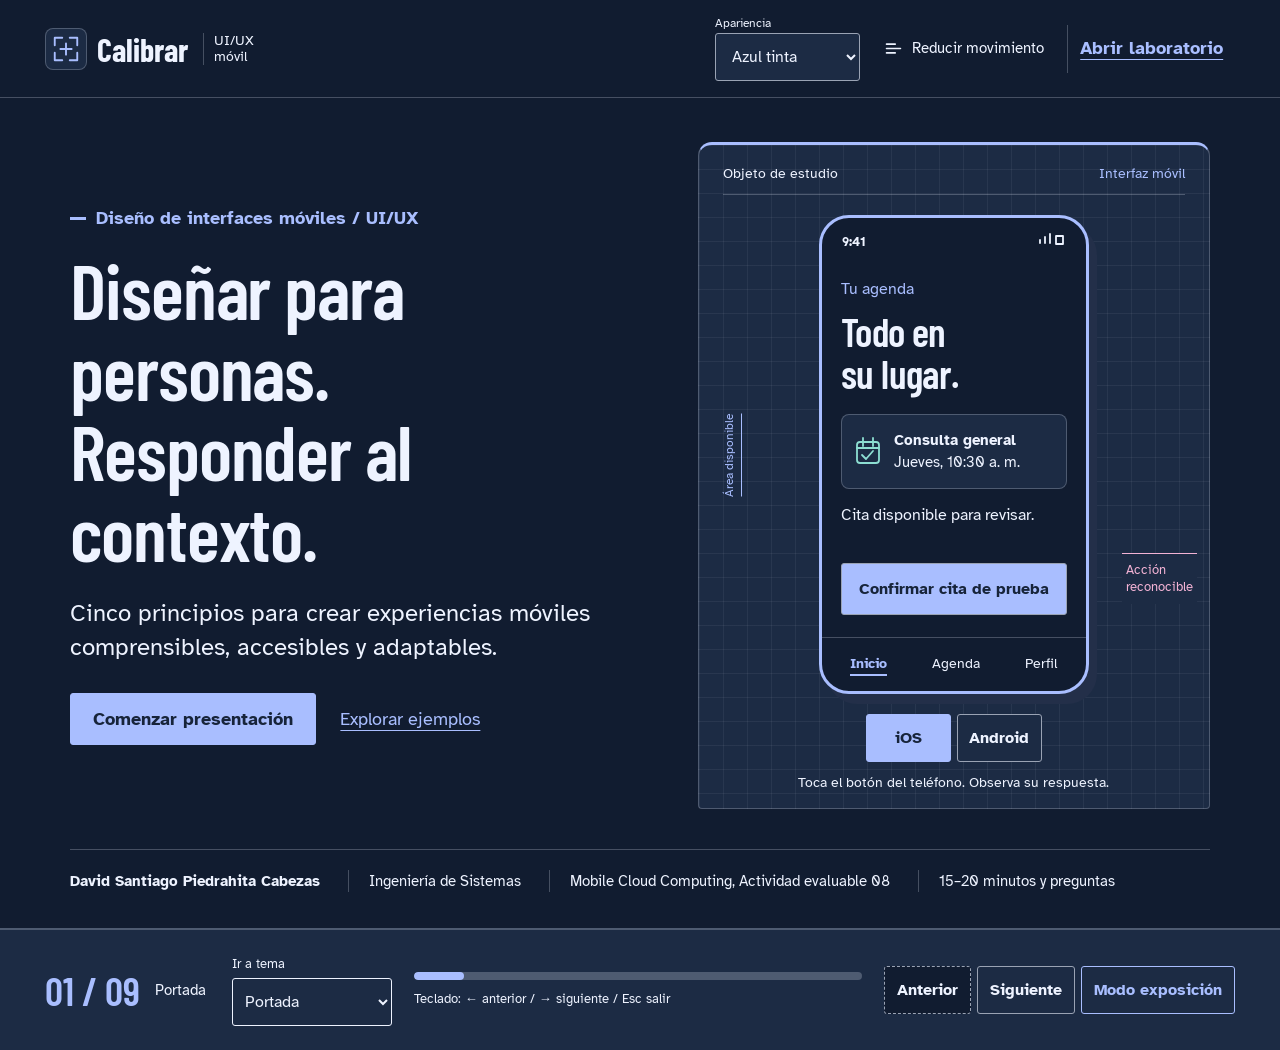
<file: index.html>
<!doctype html>
<html lang="es">
  <head>
    <meta charset="utf-8" />
    <meta name="viewport" content="width=device-width,initial-scale=1" />
    <meta name="theme-color" content="#111c30" />
    <meta
      name="description"
      content="Presentación dinámica del Taller 8 sobre diseño UI/UX móvil."
    />
    <title>Calibrar — Presentación de UI/UX móvil</title>
    <script>
      (() => {
        let theme = "ink";
        try {
          const saved = localStorage.getItem("calibrar-appearance");
          if (["ink", "graphite", "plum", "light"].includes(saved))
            theme = saved;
        } catch {}
        document.documentElement.dataset.theme = theme;
      })();
    </script>
    <link rel="stylesheet" href="styles.css" />
  </head>
  <body class="presentation">
    <a class="skip-link" href="#slide-stage">Ir a la presentación</a>
    <header class="presentation-header">
      <a class="brand" href="index.html" aria-label="Calibrar, presentación"
        ><svg viewBox="0 0 32 32" aria-hidden="true">
          <path
            d="M4 12V4h8M20 4h8v8M28 20v8h-8M12 28H4v-8M10 16h12M16 10v12"
          /></svg
        >Calibrar<span>UI/UX móvil</span></a
      >
      <div class="header-actions">
        <div class="preferences" aria-label="Preferencias de lectura">
          <label class="theme-choice" for="theme-select"
            ><span>Apariencia</span
            ><select id="theme-select">
              <option value="ink">Azul tinta</option>
              <option value="graphite">Grafito</option>
              <option value="plum">Ciruela</option>
              <option value="light">Claro</option>
            </select></label
          ><button
            type="button"
            class="utility-button"
            id="motion-toggle"
            aria-pressed="false"
          >
            <svg viewBox="0 0 24 24" aria-hidden="true">
              <path d="M4 7h10M4 12h16M4 17h10" /></svg
            ><span>Reducir movimiento</span>
          </button>
        </div>
        <a class="header-link" href="ejemplos.html">Abrir laboratorio</a>
      </div>
    </header>
    <main
      id="slide-stage"
      class="slide-stage"
      tabindex="-1"
      aria-label="Presentación del Taller 8"
    >
      <section
        class="slide active"
        data-title="Portada"
        aria-labelledby="slide-1-title"
      >
        <div class="slide-content cover">
          <div>
            <p class="slide-kicker">Diseño de interfaces móviles / UI/UX</p>
            <h1 id="slide-1-title">
              Diseñar para personas.<br />Responder al contexto.
            </h1>
            <p class="slide-lead">
              Cinco principios para crear experiencias móviles comprensibles,
              accesibles y adaptables.
            </p>
            <div class="cover-actions">
              <button type="button" class="slide-cta" data-next>
                Comenzar presentación</button
              ><a href="ejemplos.html">Explorar ejemplos</a>
            </div>
          </div>
          <div class="calibration-rig">
            <div class="rig-caption">
              <span>Objeto de estudio</span><span>Interfaz móvil</span>
            </div>
            <div class="rig-object">
              <span class="dimension dimension-height" aria-hidden="true"
                >Área disponible</span
              >
              <div class="live-device" id="cover-device">
                <div class="device-status">
                  <span>9:41</span
                  ><svg viewBox="0 0 28 14" aria-hidden="true">
                    <path d="M2 10V7m5 3V4m5 6V1M18 3h7v8h-7z" />
                  </svg>
                </div>
                <div class="device-screen">
                  <span class="device-label">Tu agenda</span>
                  <h2>Todo en <br />su lugar.</h2>
                  <div class="device-appointment">
                    <svg viewBox="0 0 32 32" aria-hidden="true">
                      <rect x="5" y="7" width="22" height="21" rx="3" />
                      <path d="M5 13h22M11 3v8M21 3v8m-11 9 4 4 7-8" />
                    </svg>
                    <div>
                      <b>Consulta general</b><span>Jueves, 10:30 a. m.</span>
                    </div>
                  </div>
                  <p class="device-message" role="status">
                    Cita disponible para revisar.
                  </p>
                  <button
                    type="button"
                    class="device-confirm"
                    id="cover-confirm"
                  >
                    Confirmar cita de prueba
                  </button>
                </div>
                <div class="device-bottom" aria-hidden="true">
                  <span class="selected">Inicio</span><span>Agenda</span
                  ><span>Perfil</span>
                </div>
              </div>
              <span class="rig-callout" aria-hidden="true"
                >Acción<br />reconocible</span
              >
            </div>
            <div
              class="rig-controls"
              role="group"
              aria-label="Plataforma del teléfono de portada"
            >
              <button
                type="button"
                data-cover-platform="ios"
                aria-pressed="true"
              >
                iOS</button
              ><button
                type="button"
                data-cover-platform="android"
                aria-pressed="false"
              >
                Android
              </button>
            </div>
            <p class="rig-note">
              Toca el botón del teléfono. Observa su respuesta.
            </p>
          </div>
          <div class="cover-author">
            <span>David Santiago Piedrahita Cabezas</span
            ><span>Ingeniería de Sistemas</span
            ><span>Mobile Cloud Computing, Actividad evaluable 08</span
            ><span>15–20 minutos y preguntas</span>
          </div>
        </div>
      </section>
      <section
        class="slide"
        data-title="Propósito"
        aria-labelledby="slide-2-title"
      >
        <div class="slide-content">
          <p class="slide-kicker">Punto de partida</p>
          <h2 id="slide-2-title">
            Una interfaz funciona cuando la persona entiende y actúa.
          </h2>
          <div class="principle-grid">
            <div>
              <span>UI</span>
              <h3>Lo que se ve y se toca</h3>
              <p>Controles, tipografía, colores, formularios y navegación.</p>
            </div>
            <div>
              <span>UX</span>
              <h3>Lo que se vive</h3>
              <p>
                Aprender, completar una tarea, recuperarse de errores y confiar
                en el resultado.
              </p>
            </div>
          </div>
          <p class="slide-takeaway">
            Pregunta guía: ¿puede alguien completar la tarea sin recibir
            instrucciones?
          </p>
        </div>
      </section>
      <section
        class="slide"
        data-title="Plataformas"
        aria-labelledby="slide-3-title"
      >
        <div class="slide-content">
          <div class="axis-marker">
            <svg
              class="axis-illustration"
              viewBox="0 0 240 160"
              aria-hidden="true"
              fill="none"
            >
              <rect x="46" y="12" width="65" height="133" rx="13" />
              <rect x="130" y="12" width="65" height="133" rx="4" />
              <path
                d="M56 110h45M140 110h45M59 123h10m9 0h10m53 0h10m9 0h10M62 35h32M146 35h32M62 48h24M146 48h24"
              />
              <rect
                class="svg-fill"
                x="60"
                y="64"
                width="36"
                height="30"
                rx="3"
              />
              <rect
                class="svg-fill"
                x="144"
                y="64"
                width="36"
                height="30"
                rx="10"
              />
            </svg>
          </div>
          <p class="slide-kicker">Pautas de plataforma</p>
          <h2 id="slide-3-title">
            Consistencia con el sistema. Claridad para la tarea.
          </h2>
          <div class="platform-grid">
            <article>
              <div class="platform-icon apple">◉</div>
              <h3>Apple HIG</h3>
              <p>
                Tab bars, controles familiares de iOS, áreas seguras y texto
                dinámico.
              </p>
            </article>
            <article>
              <div class="platform-icon material">◆</div>
              <h3>Material Design 3</h3>
              <p>
                NavigationBar o NavigationRail, componentes y tokens visuales
                coherentes.
              </p>
            </article>
          </div>
          <p class="slide-takeaway">
            Las guías orientan decisiones; las pruebas con personas comprueban
            el resultado.
          </p>
        </div>
      </section>
      <section
        class="slide"
        data-title="Personas"
        aria-labelledby="slide-4-title"
      >
        <div class="slide-content">
          <div class="axis-marker">
            <svg
              class="axis-illustration"
              viewBox="0 0 240 160"
              aria-hidden="true"
              fill="none"
            >
              <rect x="75" y="8" width="82" height="143" rx="14" />
              <path class="svg-fill" d="M83 140V80Q136 72 149 139Z" />
              <path
                d="M39 118q20-26 47-25m-38 26q18-19 37-18M95 30h40M95 42h28M95 58h40M96 125h39"
              />
              <circle cx="113" cy="119" r="22" stroke-dasharray="4 5" />
            </svg>
          </div>
          <p class="slide-kicker">Diseño centrado en la persona</p>
          <h2 id="slide-4-title">
            Priorizar lo importante en una pantalla pequeña.
          </h2>
          <div class="steps">
            <div>
              <b>01</b>
              <h3>Comprender</h3>
              <p>Tarea, contexto, atención y uso con una mano.</p>
            </div>
            <div>
              <b>02</b>
              <h3>Organizar</h3>
              <p>
                Título, datos esenciales y acción principal en una jerarquía
                clara.
              </p>
            </div>
            <div>
              <b>03</b>
              <h3>Responder</h3>
              <p>
                Confirmar la acción con señales visibles y, cuando aporte valor,
                hápticas.
              </p>
            </div>
          </div>
          <p class="slide-takeaway">
            La zona del pulgar cambia según la mano, el agarre y el dispositivo.
          </p>
        </div>
      </section>
      <section
        class="slide"
        data-title="Estados"
        aria-labelledby="slide-5-title"
      >
        <div class="slide-content">
          <div class="axis-marker">
            <svg
              class="axis-illustration"
              viewBox="0 0 240 160"
              aria-hidden="true"
              fill="none"
            >
              <path d="M35 80h170" stroke-dasharray="4 5" />
              <circle cx="35" cy="80" r="21" />
              <path d="M28 80a7 7 0 1 1 7 7" />
              <rect x="97" y="58" width="44" height="44" rx="5" />
              <path d="M119 69v12m0 7v1" />
              <circle class="svg-fill" cx="204" cy="80" r="21" />
              <path d="m193 80 7 7 13-15" />
            </svg>
          </div>
          <p class="slide-kicker">Estados de interfaz</p>
          <h2 id="slide-5-title">
            El sistema siempre debe explicar qué ocurre.
          </h2>
          <div class="state-map">
            <div>
              <span>◌</span><b>Carga</b><small>Esperar con contexto</small>
            </div>
            <div>
              <span>＋</span><b>Vacío</b><small>Indicar siguiente paso</small>
            </div>
            <div>
              <span>!</span><b>Error</b><small>Ofrecer recuperación</small>
            </div>
            <div>
              <span>⌁</span><b>Sin conexión</b
              ><small>Distinguir datos locales</small>
            </div>
            <div>
              <span>✓</span><b>Éxito</b><small>Confirmar resultado</small>
            </div>
          </div>
          <p class="slide-takeaway">
            Mostrar “sin conexión” no significa que exista sincronización
            offline.
          </p>
        </div>
      </section>
      <section
        class="slide"
        data-title="Accesibilidad"
        aria-labelledby="slide-6-title"
      >
        <div class="slide-content">
          <div class="axis-marker">
            <svg
              class="axis-illustration"
              viewBox="0 0 240 160"
              aria-hidden="true"
              fill="none"
            >
              <path d="M32 32h78v96H32zM130 32h78v96h-78" />
              <path
                d="m46 106 25-58 25 58M54 86h35M144 106l25-58 25 58M152 86h35"
              />
              <path d="M122 24v112" stroke-dasharray="4 5" />
              <path d="M25 18h90M25 14v8m90-8v8M134 141h68m-68-4v8m68-8v8" />
            </svg>
          </div>
          <p class="slide-kicker">Accesibilidad</p>
          <h2 id="slide-6-title">
            Diseñar para más formas de percibir y actuar.
          </h2>
          <div class="access-grid">
            <div>
              <strong>4,5:1</strong
              ><span
                >Contraste mínimo para texto normal en WCAG AA, con
                excepciones.</span
              >
            </div>
            <div>
              <strong>48 dp</strong
              ><span>Área táctil recomendada en Android.</span>
            </div>
            <div>
              <strong>44 pt</strong><span>Área táctil recomendada en iOS.</span>
            </div>
          </div>
          <p class="slide-takeaway">
            Verificar etiquetas y orden con TalkBack o VoiceOver, ampliar texto
            y probar controles reales.
          </p>
        </div>
      </section>
      <section
        class="slide"
        data-title="Adaptación"
        aria-labelledby="slide-7-title"
      >
        <div class="slide-content">
          <div class="axis-marker">
            <svg
              class="axis-illustration"
              viewBox="0 0 240 160"
              aria-hidden="true"
              fill="none"
            >
              <rect x="12" y="30" width="60" height="108" rx="9" />
              <rect x="94" y="30" width="132" height="108" rx="5" />
              <path
                d="M22 49h40M22 62h29M22 121h40M111 45v77M123 49h85M123 65h85M123 81h85"
              />
              <path d="M12 17h214m-214-4v8m214-8v8" stroke-dasharray="4 4" />
            </svg>
          </div>
          <p class="slide-kicker">Adaptación y microinteracciones</p>
          <h2 id="slide-7-title">
            La tarea permanece clara aunque cambie la pantalla.
          </h2>
          <div class="adaptive-illustration">
            <div class="compact-diagram">
              <span>Área compacta</span><i></i><i></i><i></i><b>● ● ●</b>
            </div>
            <span class="adaptive-arrow">→</span>
            <div class="wide-diagram">
              <span>Área amplia</span>
              <div>
                <b>●<br />●<br />●</b><i></i><i></i>
              </div>
            </div>
          </div>
          <p class="slide-takeaway">
            Reorganizar por espacio disponible; animar solo para explicar
            cambios y respetar movimiento reducido.
          </p>
        </div>
      </section>
      <section
        class="slide"
        data-title="Conclusiones"
        aria-labelledby="slide-8-title"
      >
        <div class="slide-content">
          <p class="slide-kicker">Conclusiones</p>
          <h2 id="slide-8-title">
            Una experiencia de calidad une diseño, comportamiento y evidencia.
          </h2>
          <div class="conclusion-points">
            <p>
              <b>01</b> Las pautas aportan consistencia, pero no reemplazan la
              investigación.
            </p>
            <p>
              <b>02</b> Los estados reducen incertidumbre y facilitan la
              recuperación.
            </p>
            <p>
              <b>03</b> La accesibilidad y la adaptación se comprueban en
              contexto.
            </p>
          </div>
          <p class="slide-takeaway">
            Siguiente paso: llevar estos criterios al prototipo y evaluarlos con
            tareas reales.
          </p>
        </div>
      </section>
      <section
        class="slide"
        data-title="Cierre"
        aria-labelledby="slide-9-title"
      >
        <div class="slide-content closing">
          <p class="slide-kicker">Fin de la presentación / preguntas</p>
          <h2 id="slide-9-title">
            ¿Cómo se siente una app cuando sí te entiende?
          </h2>
          <p>
            Exploremos las decisiones de diseño en el laboratorio interactivo.
          </p>
          <div class="cover-actions">
            <a class="slide-cta" href="ejemplos.html">Abrir laboratorio</a
            ><a href="documentos/informe-uiux-editable.docx" download
              >Descargar investigación</a
            >
          </div>
          <div class="closing-sources">
            <a
              href="https://developer.apple.com/design/human-interface-guidelines/"
              >Apple HIG</a
            ><a
              href="https://developer.android.com/develop/ui/compose/designsystems/material3"
              >Material 3</a
            ><a href="https://www.w3.org/TR/WCAG22/">WCAG 2.2</a
            ><a href="https://docs.flutter.dev/ui/adaptive-responsive/general"
              >Flutter Adaptativo</a
            >
          </div>
        </div>
      </section>
    </main>
    <footer class="presentation-controls">
      <div class="slide-location">
        <span id="slide-counter" aria-live="polite">01 / 09</span
        ><span id="slide-label">Portada</span>
      </div>
      <label class="jump-label" for="slide-jump"
        >Ir a tema<select id="slide-jump"></select
      ></label>
      <div class="presentation-progress">
        <div
          class="progress-track"
          role="progressbar"
          aria-label="Progreso de la presentación"
          aria-valuemin="1"
          aria-valuemax="9"
          aria-valuenow="1"
        >
          <span id="progress-fill"></span>
        </div>
        <span class="keyboard-hint"
          >Teclado: ← anterior / → siguiente / Esc salir</span
        ><span class="gesture-hint"
          >Desliza la diapositiva o usa los botones.</span
        >
      </div>
      <div class="slide-buttons">
        <button id="prev-slide" type="button">Anterior</button
        ><button id="next-slide" type="button">Siguiente</button
        ><button id="fullscreen-slide" type="button" aria-pressed="false">
          Modo exposición
        </button>
      </div>
      <p id="presentation-notice" class="sr-only" role="status"></p>
    </footer>
    <script src="script.js"></script>
  </body>
</html>
</file>
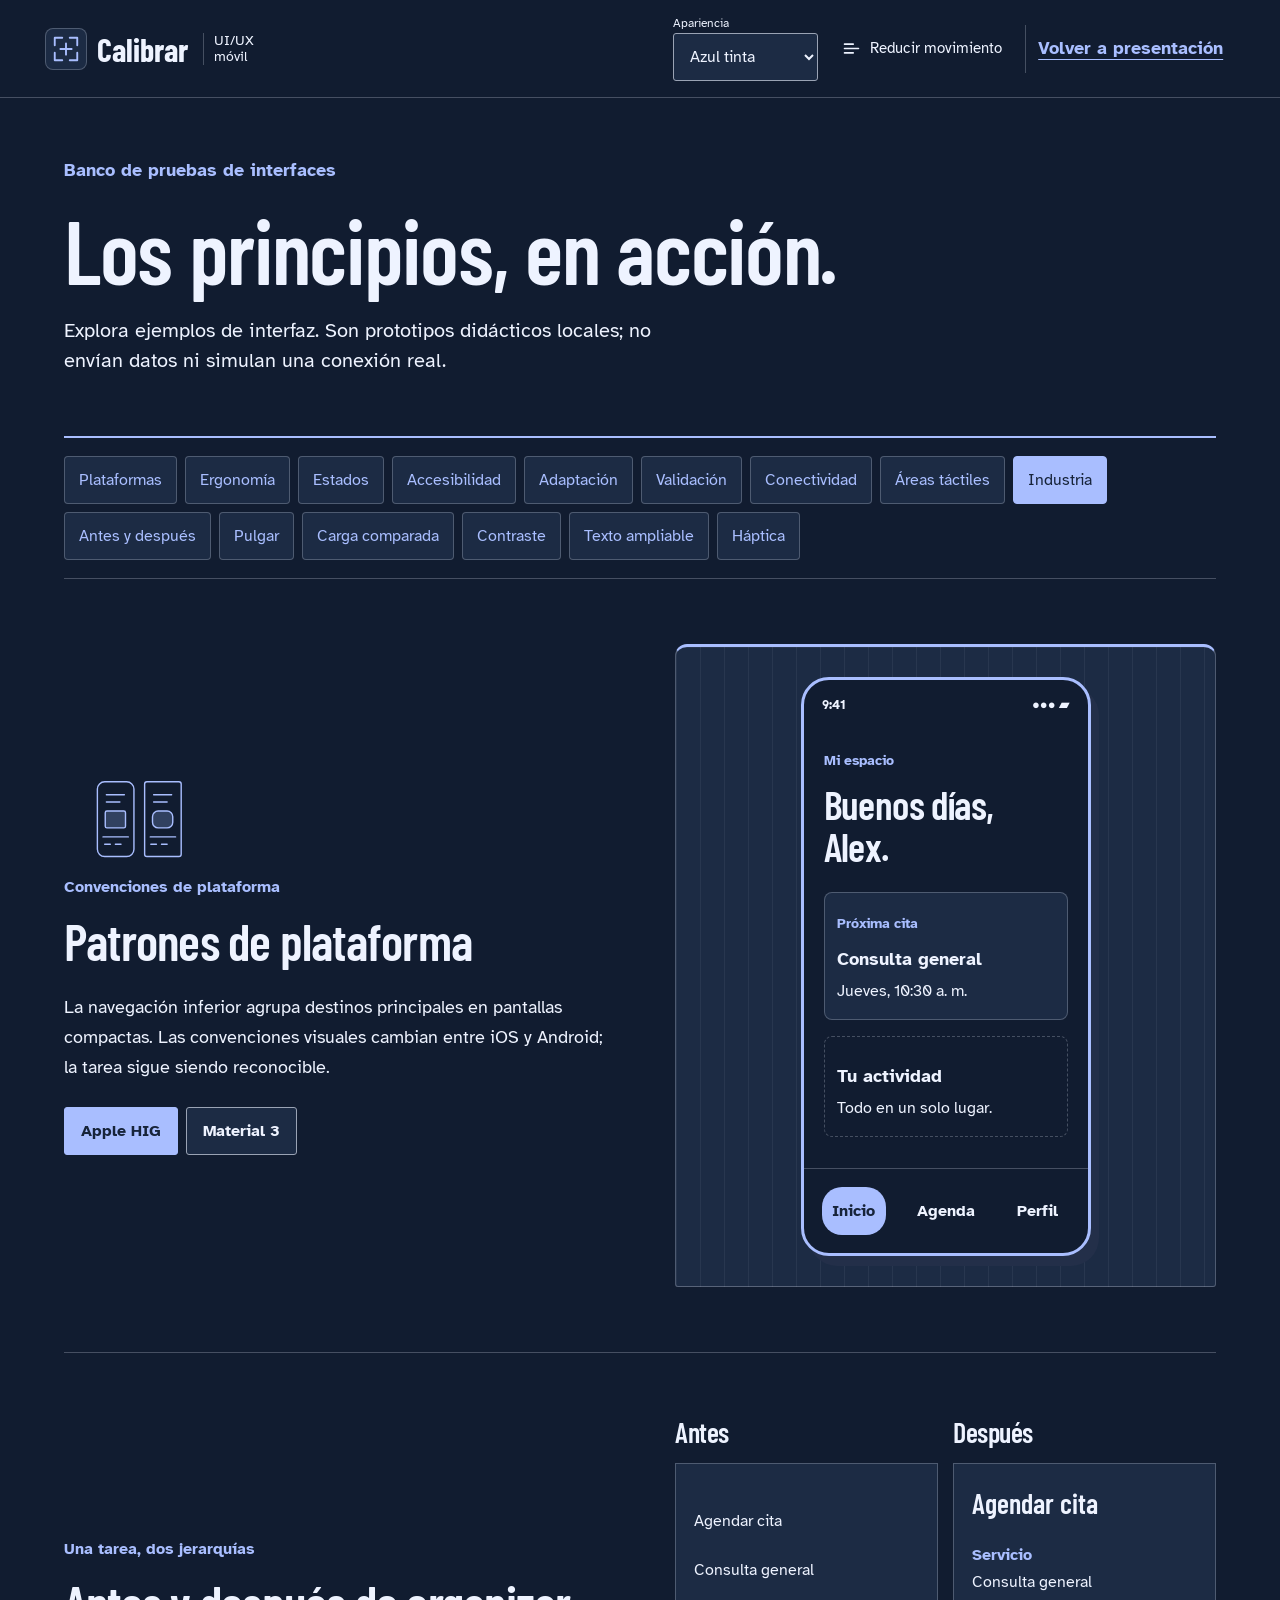
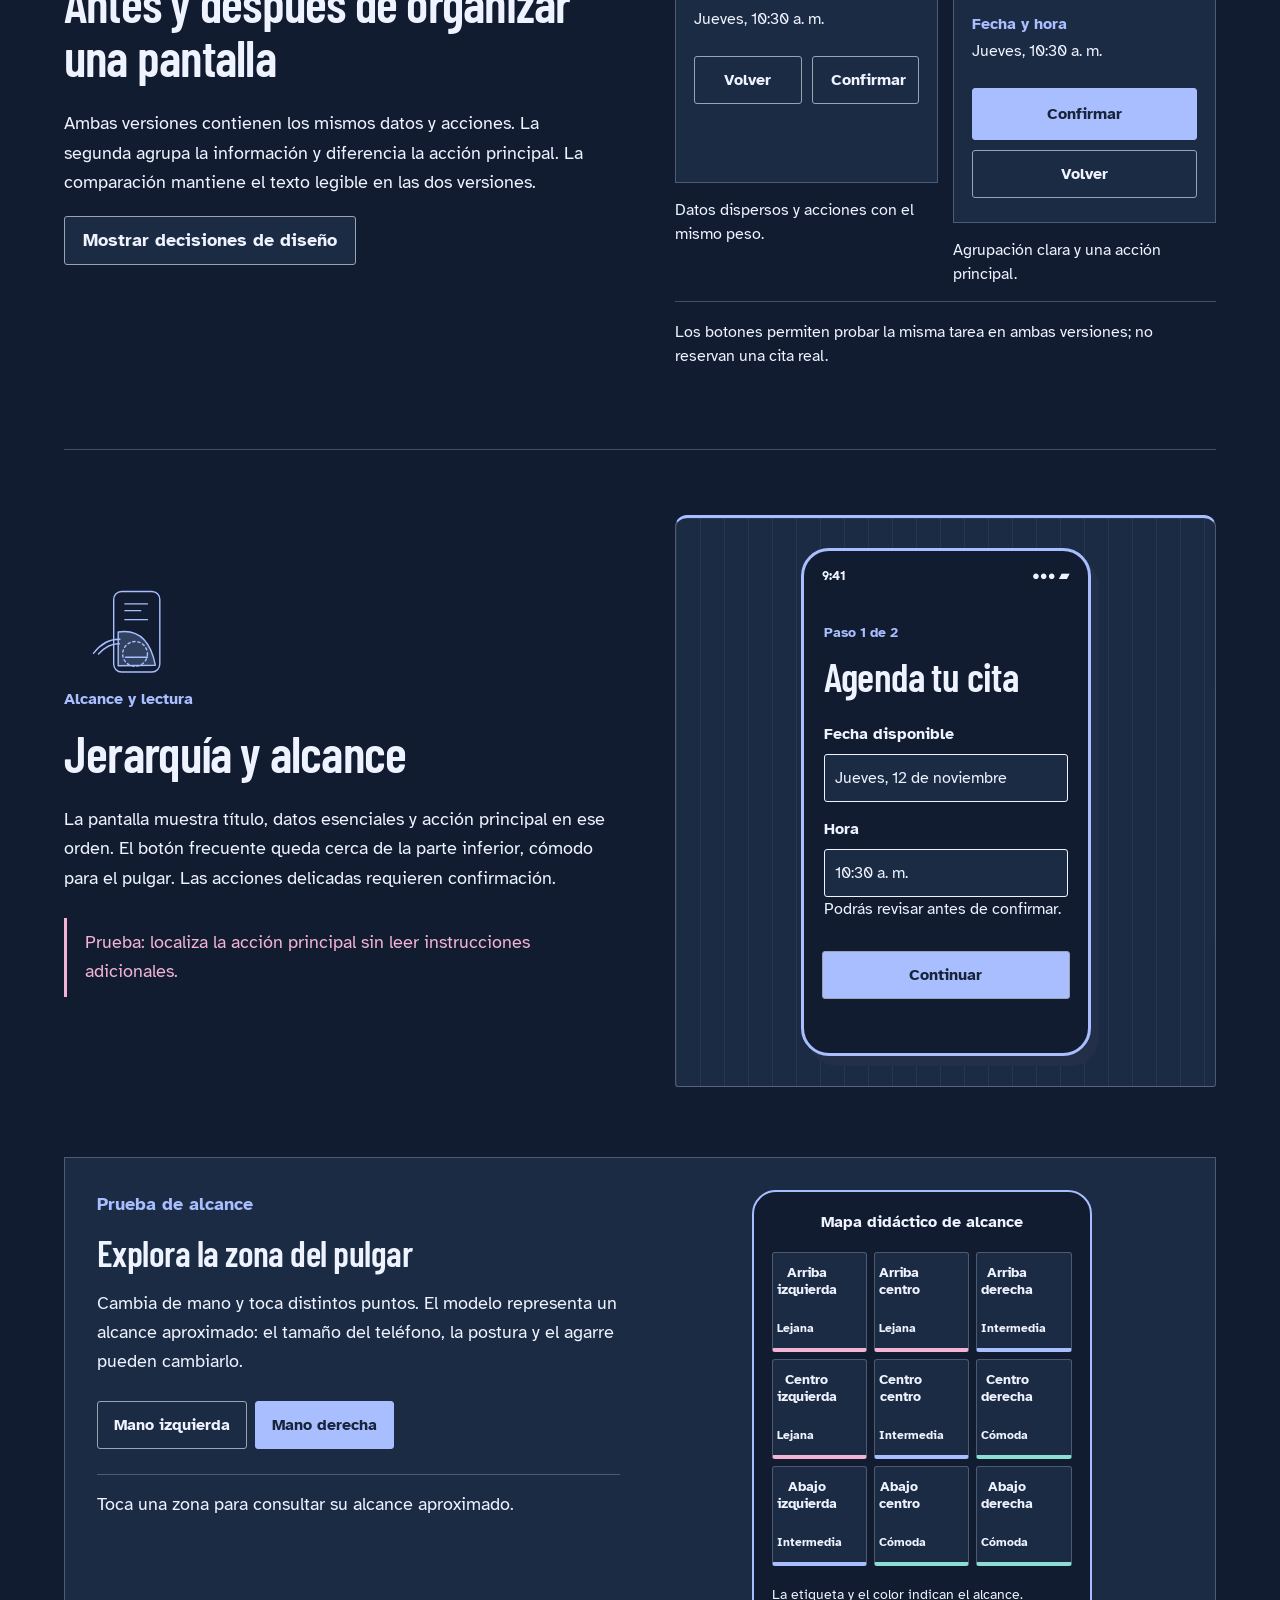
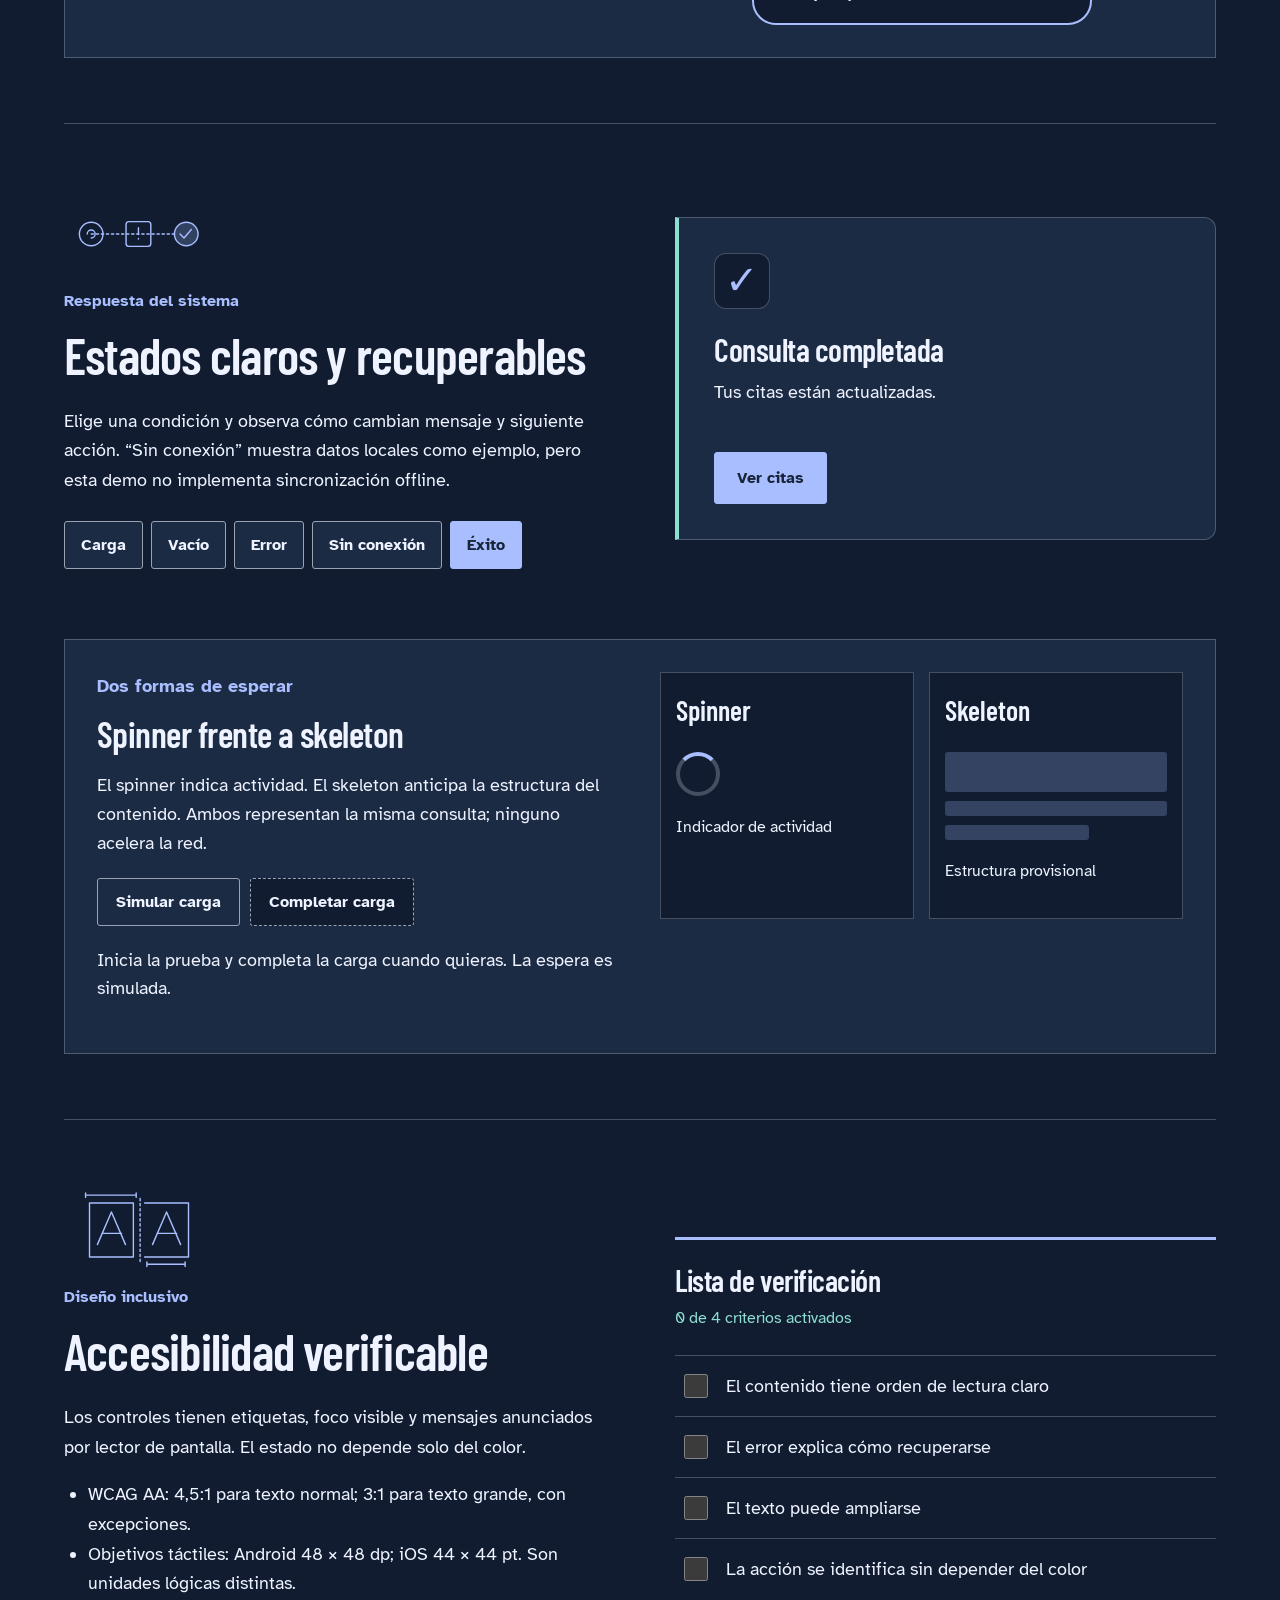
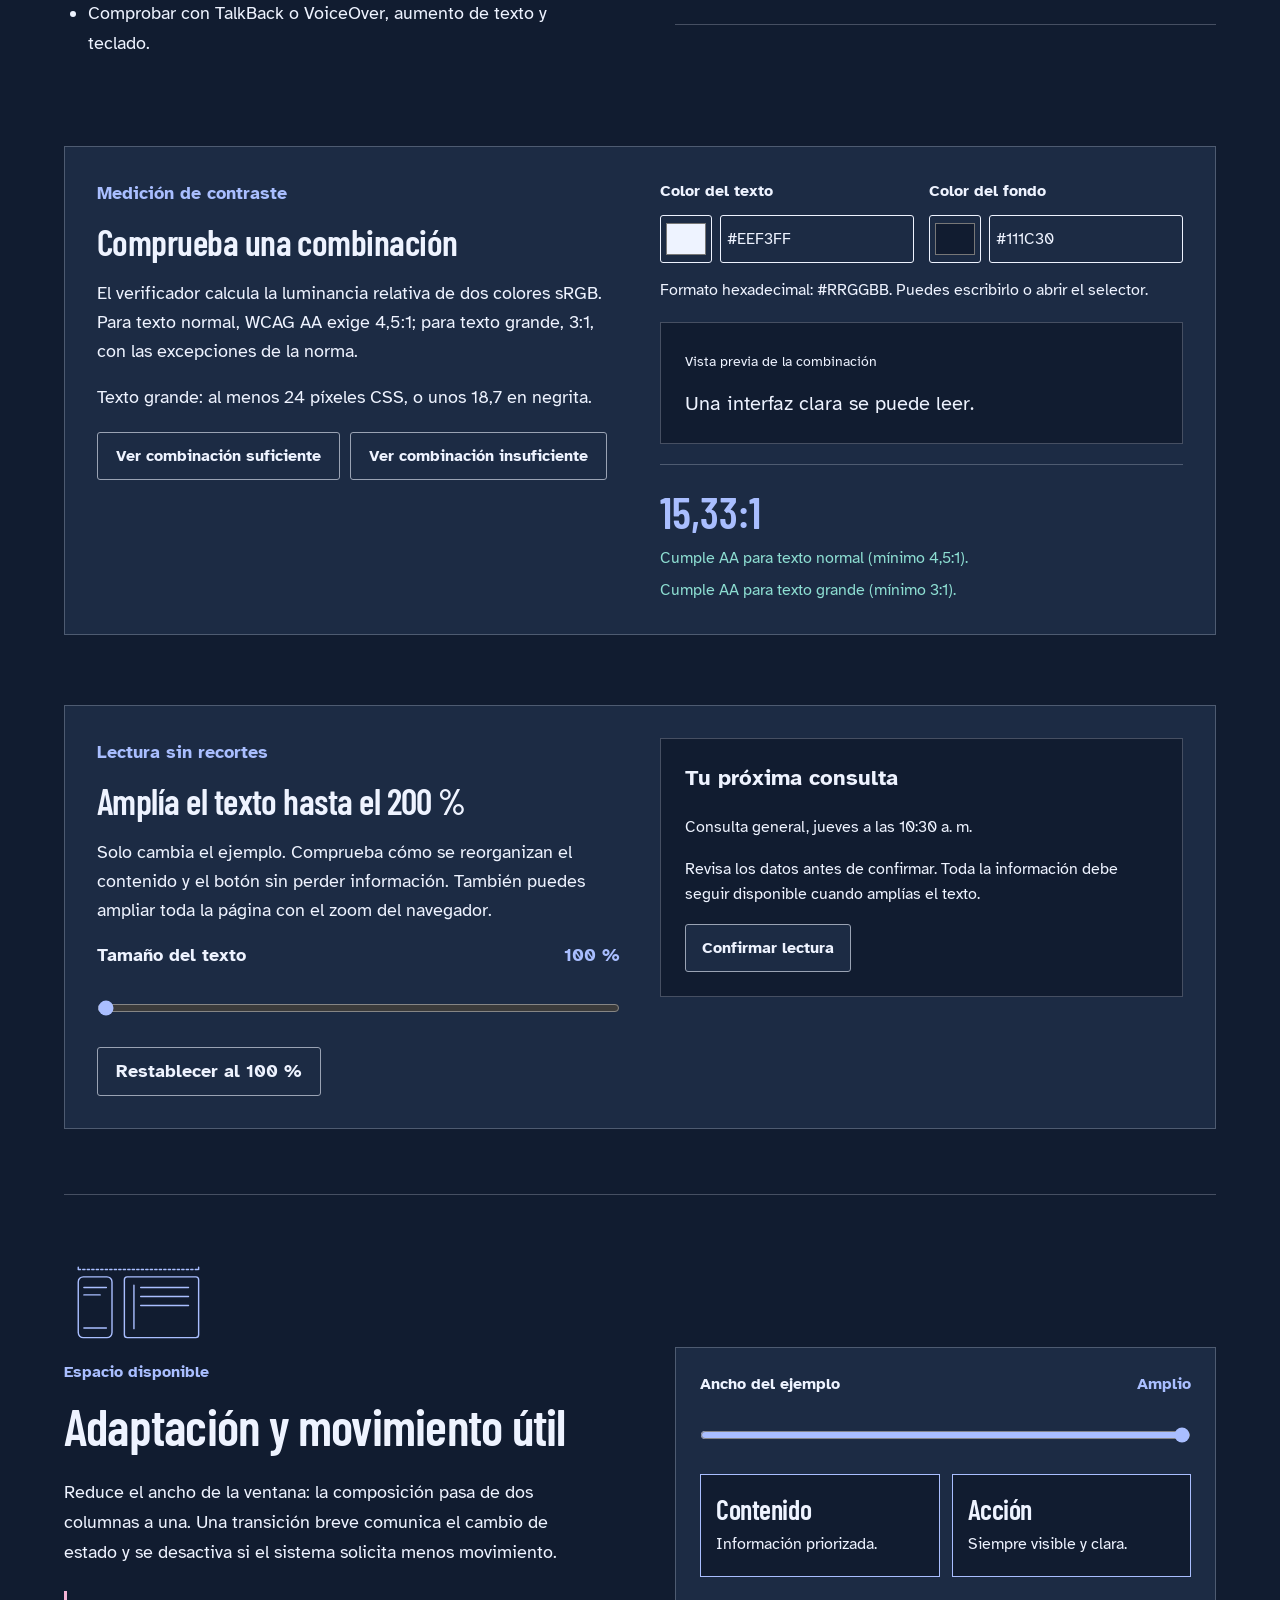
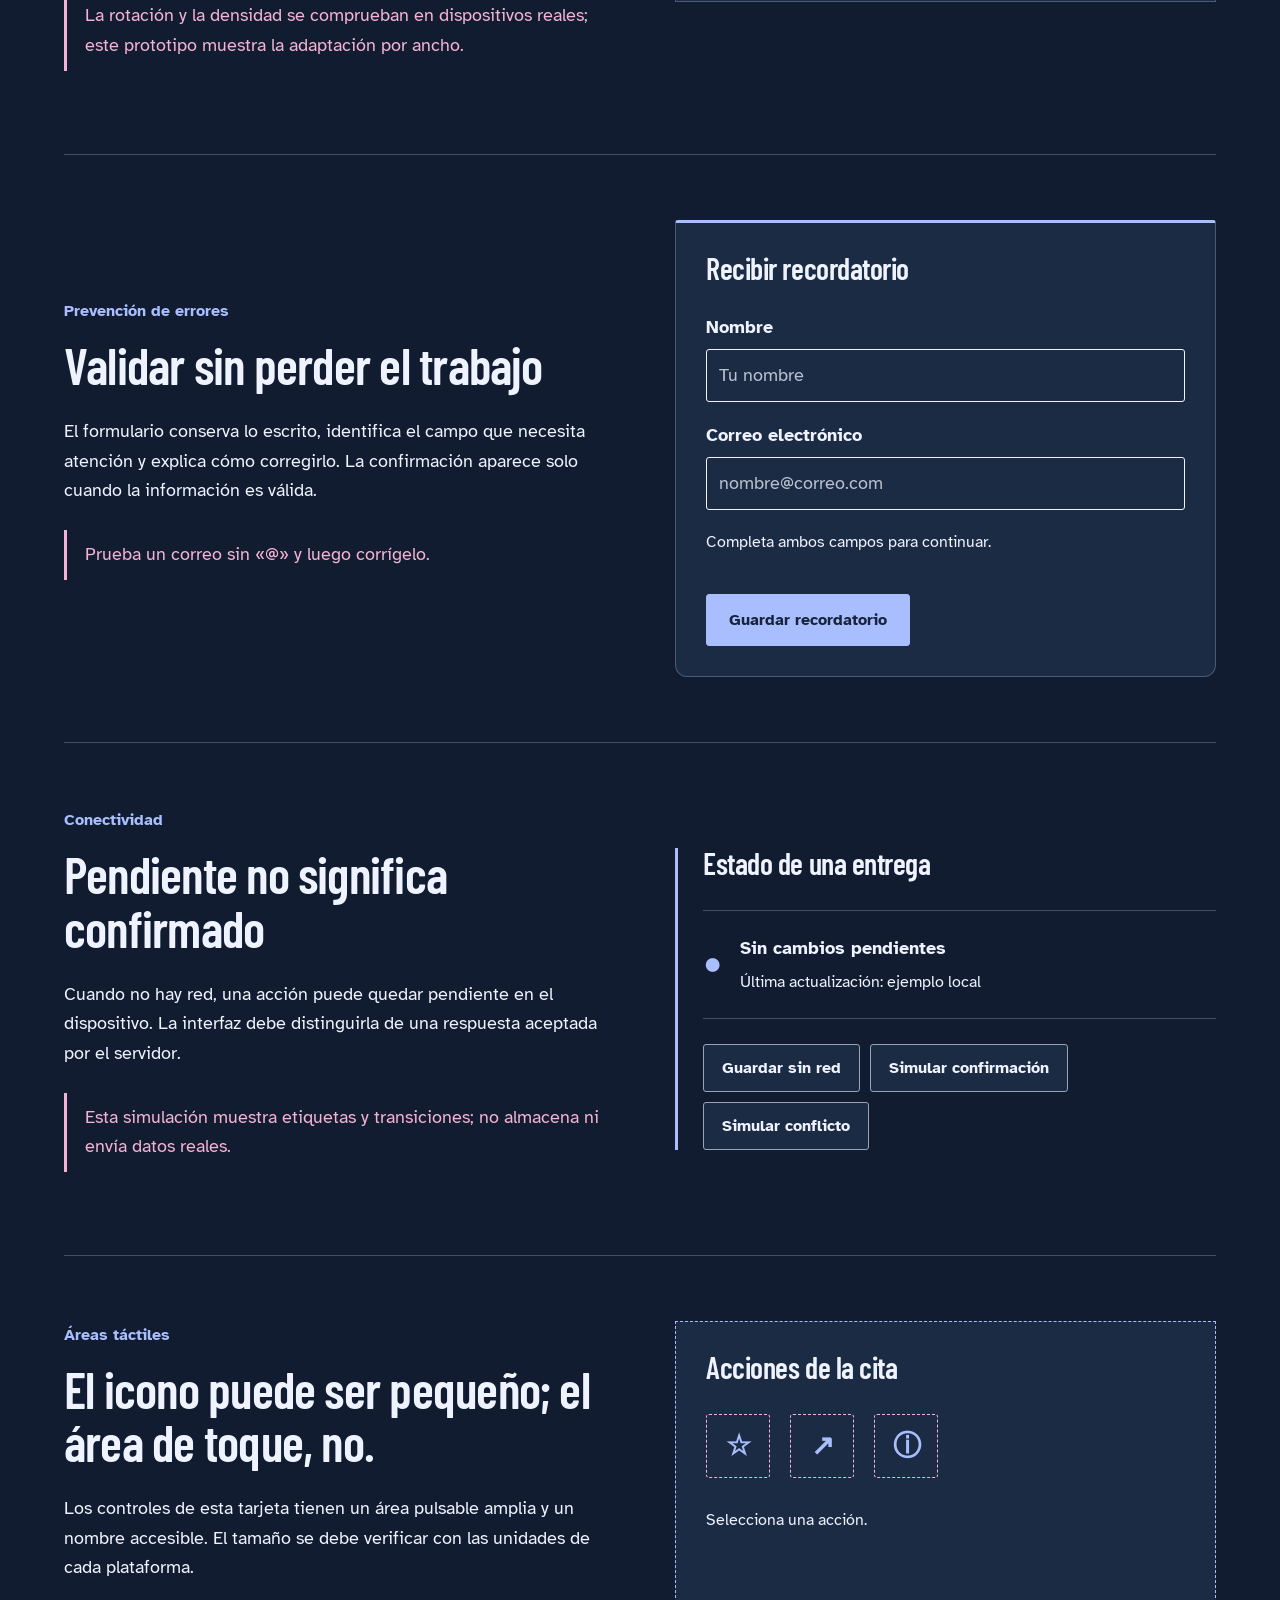
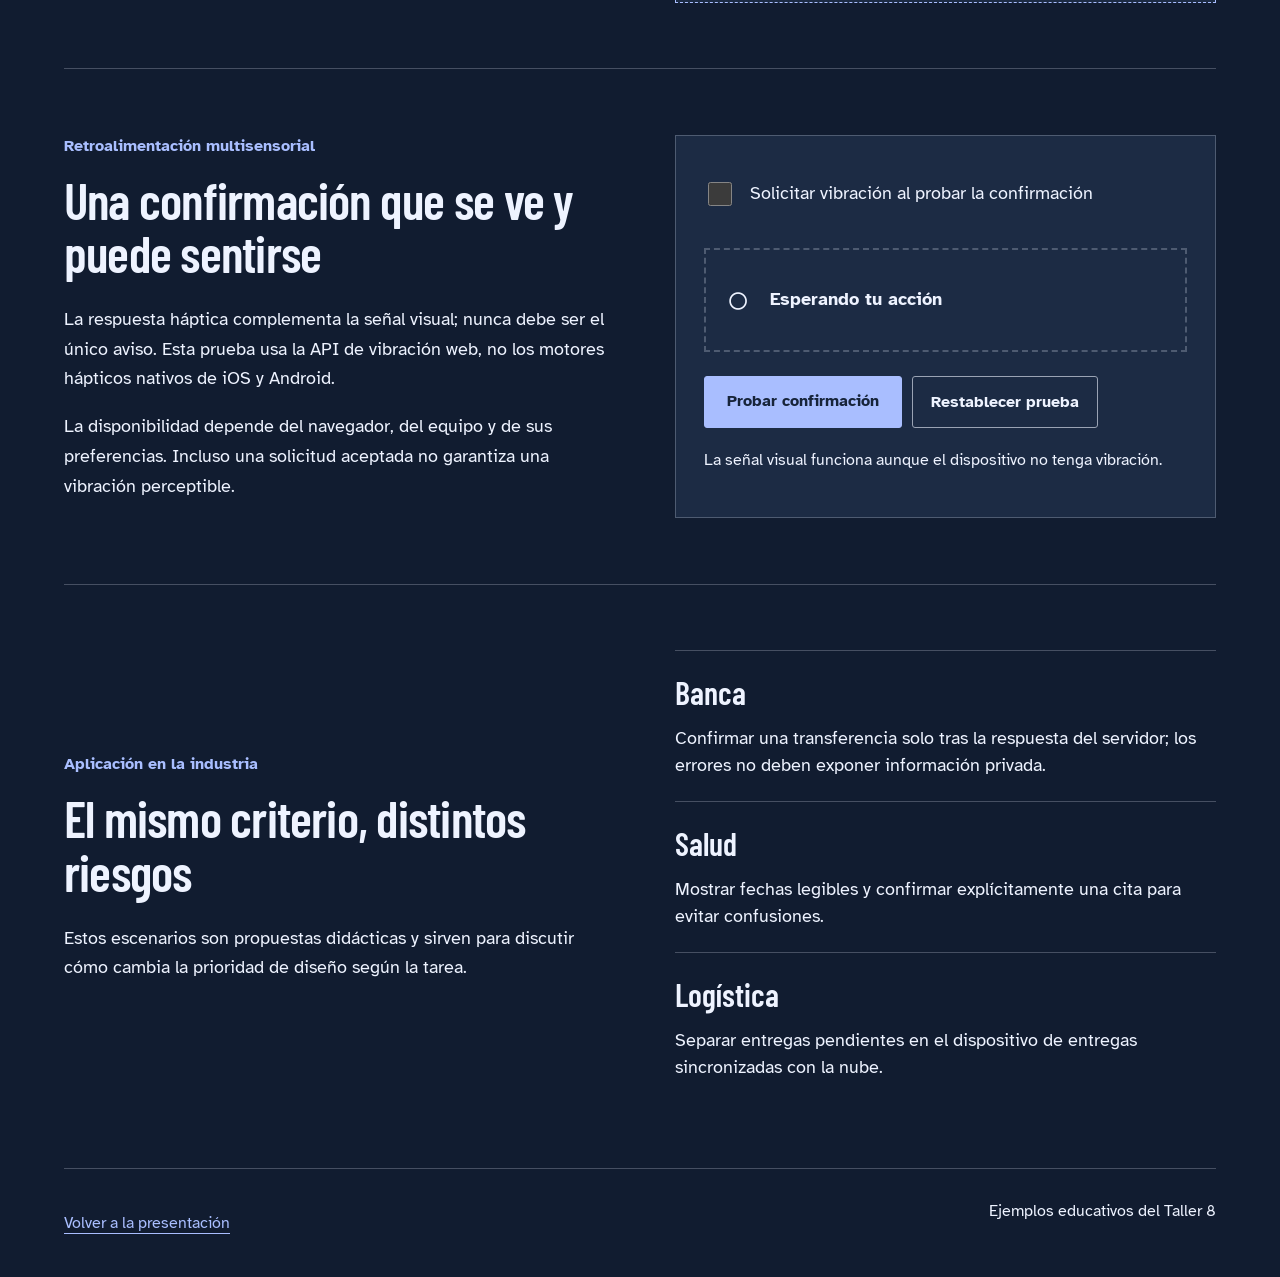
<file: ejemplos.html>
<!doctype html>
<html lang="es">
  <head>
    <meta charset="utf-8" />
    <meta name="viewport" content="width=device-width,initial-scale=1" />
    <meta name="theme-color" content="#111c30" />
    <title>Calibrar — Laboratorio de UI/UX móvil</title>
    <script>
      (() => {
        let theme = "ink";
        try {
          const saved = localStorage.getItem("calibrar-appearance");
          if (["ink", "graphite", "plum", "light"].includes(saved))
            theme = saved;
        } catch {}
        document.documentElement.dataset.theme = theme;
      })();
    </script>
    <link rel="stylesheet" href="styles.css" />
  </head>
  <body class="academic">
    <a class="skip-link" href="#laboratorio">Ir a las pruebas</a>
    <header class="dash-header">
      <a class="brand" href="index.html" aria-label="Calibrar, presentación"
        ><svg viewBox="0 0 32 32" aria-hidden="true">
          <path
            d="M4 12V4h8M20 4h8v8M28 20v8h-8M12 28H4v-8M10 16h12M16 10v12"
          /></svg
        >Calibrar<span>UI/UX móvil</span></a
      >
      <div class="header-actions">
        <div class="preferences" aria-label="Preferencias de lectura">
          <label class="theme-choice" for="theme-select"
            ><span>Apariencia</span
            ><select id="theme-select">
              <option value="ink">Azul tinta</option>
              <option value="graphite">Grafito</option>
              <option value="plum">Ciruela</option>
              <option value="light">Claro</option>
            </select></label
          ><button
            type="button"
            class="utility-button"
            id="motion-toggle"
            aria-pressed="false"
          >
            <svg viewBox="0 0 24 24" aria-hidden="true">
              <path d="M4 7h10M4 12h16M4 17h10" /></svg
            ><span>Reducir movimiento</span>
          </button>
        </div>
        <a class="header-link" href="index.html">Volver a presentación</a>
      </div>
    </header>
    <main class="demo-main" id="laboratorio">
      <section class="demo-hero">
        <p class="kicker">Banco de pruebas de interfaces</p>
        <h1>Los principios, en acción.</h1>
        <p>
          Explora ejemplos de interfaz. Son prototipos didácticos locales; no
          envían datos ni simulan una conexión real.
        </p>
      </section>
      <nav class="lab-index" aria-label="Índice de pruebas">
        <a href="#plataformas">Plataformas</a><a href="#ergonomia">Ergonomía</a
        ><a href="#estados">Estados</a><a href="#accesibilidad">Accesibilidad</a
        ><a href="#adaptacion">Adaptación</a><a href="#formulario">Validación</a
        ><a href="#sincronizacion">Conectividad</a
        ><a href="#toque">Áreas táctiles</a><a href="#industria">Industria</a
        ><a href="#antes-despues">Antes y después</a><a href="#pulgar">Pulgar</a
        ><a href="#carga-comparada">Carga comparada</a
        ><a href="#contraste">Contraste</a
        ><a href="#texto-ampliable">Texto ampliable</a
        ><a href="#haptica">Háptica</a>
      </nav>
      <section id="plataformas" class="demo-section">
        <div class="demo-text">
          <svg
            class="axis-illustration"
            viewBox="0 0 240 160"
            aria-hidden="true"
            fill="none"
          >
            <rect x="46" y="12" width="65" height="133" rx="13" />
            <rect x="130" y="12" width="65" height="133" rx="4" />
            <path
              d="M56 110h45M140 110h45M59 123h10m9 0h10m53 0h10m9 0h10M62 35h32M146 35h32M62 48h24M146 48h24"
            />
            <rect
              class="svg-fill"
              x="60"
              y="64"
              width="36"
              height="30"
              rx="3"
            />
            <rect
              class="svg-fill"
              x="144"
              y="64"
              width="36"
              height="30"
              rx="10"
            /></svg
          ><span class="number">Convenciones de plataforma</span>
          <h2>Patrones de plataforma</h2>
          <p>
            La navegación inferior agrupa destinos principales en pantallas
            compactas. Las convenciones visuales cambian entre iOS y Android; la
            tarea sigue siendo reconocible.
          </p>
          <div
            class="segmented"
            role="group"
            aria-label="Elegir estilo de plataforma"
          >
            <button
              type="button"
              class="active"
              data-platform="ios"
              aria-pressed="true"
            >
              Apple HIG</button
            ><button type="button" data-platform="android" aria-pressed="false">
              Material 3
            </button>
          </div>
        </div>
        <div class="phone-wrap">
          <div class="phone" id="platform-phone">
            <div class="phone-status">9:41 <span>●●● ▰</span></div>
            <div class="phone-content">
              <small>Mi espacio</small>
              <h3>Buenos días,<br />Alex.</h3>
              <div class="phone-card">
                <small>Próxima cita</small><b>Consulta general</b>
                <p>Jueves, 10:30 a. m.</p>
              </div>
              <div class="phone-card pale">
                <b>Tu actividad</b>
                <p>Todo en un solo lugar.</p>
              </div>
            </div>
            <div class="phone-nav">
              <span>⌂<small>Inicio</small></span
              ><span>▦<small>Agenda</small></span
              ><span>♙<small>Perfil</small></span>
            </div>
          </div>
        </div>
      </section>
      <section class="demo-section comparison-section" id="antes-despues">
        <div class="demo-text">
          <span class="number">Una tarea, dos jerarquías</span>
          <h2>Antes y después de organizar una pantalla</h2>
          <p>
            Ambas versiones contienen los mismos datos y acciones. La segunda
            agrupa la información y diferencia la acción principal. La
            comparación mantiene el texto legible en las dos versiones.
          </p>
          <button
            type="button"
            id="show-design-notes"
            aria-expanded="false"
            aria-controls="design-notes"
          >
            Mostrar decisiones de diseño
          </button>
          <ul id="design-notes" hidden>
            <li>Un título define el propósito de la pantalla.</li>
            <li>
              Los datos relacionados se agrupan con etiquetas persistentes.
            </li>
            <li>Confirmar tiene mayor jerarquía que volver.</li>
          </ul>
        </div>
        <div class="screen-comparison">
          <article class="screen-before">
            <h3>Antes</h3>
            <div class="screen-sample">
              <h4>Agendar cita</h4>
              <p>Consulta general</p>
              <p>Jueves, 10:30 a. m.</p>
              <div class="sample-actions">
                <button type="button" data-screen-action="before-back">
                  Volver</button
                ><button type="button" data-screen-action="before-confirm">
                  Confirmar
                </button>
              </div>
            </div>
            <p class="sample-caption">
              Datos dispersos y acciones con el mismo peso.
            </p>
          </article>
          <article class="screen-after">
            <h3>Después</h3>
            <div class="screen-sample">
              <h4>Agendar cita</h4>
              <dl>
                <dt>Servicio</dt>
                <dd>Consulta general</dd>
                <dt>Fecha y hora</dt>
                <dd>Jueves, 10:30 a. m.</dd>
              </dl>
              <div class="sample-actions">
                <button
                  type="button"
                  data-screen-action="after-confirm"
                  class="primary-link"
                >
                  Confirmar</button
                ><button type="button" data-screen-action="after-back">
                  Volver
                </button>
              </div>
            </div>
            <p class="sample-caption">
              Agrupación clara y una acción principal.
            </p>
          </article>
          <p class="comparison-feedback" id="screen-feedback" role="status">
            Los botones permiten probar la misma tarea en ambas versiones; no
            reservan una cita real.
          </p>
        </div>
      </section>
      <section id="ergonomia" class="demo-section reverse">
        <div class="demo-text">
          <svg
            class="axis-illustration"
            viewBox="0 0 240 160"
            aria-hidden="true"
            fill="none"
          >
            <rect x="75" y="8" width="82" height="143" rx="14" />
            <path class="svg-fill" d="M83 140V80Q136 72 149 139Z" />
            <path
              d="M39 118q20-26 47-25m-38 26q18-19 37-18M95 30h40M95 42h28M95 58h40M96 125h39"
            />
            <circle cx="113" cy="119" r="22" stroke-dasharray="4 5" /></svg
          ><span class="number">Alcance y lectura</span>
          <h2>Jerarquía y alcance</h2>
          <p>
            La pantalla muestra título, datos esenciales y acción principal en
            ese orden. El botón frecuente queda cerca de la parte inferior,
            cómodo para el pulgar. Las acciones delicadas requieren
            confirmación.
          </p>
          <p class="tip">
            Prueba: localiza la acción principal sin leer instrucciones
            adicionales.
          </p>
        </div>
        <div class="phone-wrap">
          <div class="phone">
            <div class="phone-status">9:41 <span>●●● ▰</span></div>
            <div class="phone-content">
              <small id="appointment-step">Paso 1 de 2</small>
              <h3>Agenda tu cita</h3>
              <label for="date-demo">Fecha disponible</label
              ><input
                id="date-demo"
                type="text"
                value="Jueves, 12 de noviembre"
                readonly
              /><label for="time-demo">Hora</label
              ><input id="time-demo" type="text" value="10:30 a. m." readonly />
              <p>Podrás revisar antes de confirmar.</p>
            </div>
            <button class="phone-action" type="button" id="appointment-btn">
              Continuar
            </button>
            <p
              class="phone-feedback"
              id="appointment-feedback"
              role="status"
              aria-live="polite"
            ></p>
          </div>
        </div>
        <div class="experiment" id="pulgar">
          <div class="experiment-intro">
            <p class="number">Prueba de alcance</p>
            <h3>Explora la zona del pulgar</h3>
            <p>
              Cambia de mano y toca distintos puntos. El modelo representa un
              alcance aproximado: el tamaño del teléfono, la postura y el agarre
              pueden cambiarlo.
            </p>
            <div
              class="segmented"
              role="group"
              aria-label="Mano que sostiene el teléfono"
            >
              <button type="button" data-hand="left" aria-pressed="false">
                Mano izquierda</button
              ><button type="button" data-hand="right" aria-pressed="true">
                Mano derecha
              </button>
            </div>
            <p id="thumb-result" role="status" aria-live="polite">
              Toca una zona para consultar su alcance aproximado.
            </p>
          </div>
          <div class="thumb-phone">
            <div class="thumb-phone-title">Mapa didáctico de alcance</div>
            <div
              class="thumb-grid"
              role="group"
              aria-label="Puntos de alcance del pulgar"
            >
              <button
                type="button"
                data-thumb-row="0"
                data-thumb-col="0"
                data-position="Arriba, izquierda"
              >
                <span>Arriba<br />izquierda</span
                ><small class="reach-label"></small></button
              ><button
                type="button"
                data-thumb-row="0"
                data-thumb-col="1"
                data-position="Arriba, centro"
              >
                <span>Arriba<br />centro</span
                ><small class="reach-label"></small></button
              ><button
                type="button"
                data-thumb-row="0"
                data-thumb-col="2"
                data-position="Arriba, derecha"
              >
                <span>Arriba<br />derecha</span
                ><small class="reach-label"></small></button
              ><button
                type="button"
                data-thumb-row="1"
                data-thumb-col="0"
                data-position="Centro, izquierda"
              >
                <span>Centro<br />izquierda</span
                ><small class="reach-label"></small></button
              ><button
                type="button"
                data-thumb-row="1"
                data-thumb-col="1"
                data-position="Centro, centro"
              >
                <span>Centro<br />centro</span
                ><small class="reach-label"></small></button
              ><button
                type="button"
                data-thumb-row="1"
                data-thumb-col="2"
                data-position="Centro, derecha"
              >
                <span>Centro<br />derecha</span
                ><small class="reach-label"></small></button
              ><button
                type="button"
                data-thumb-row="2"
                data-thumb-col="0"
                data-position="Abajo, izquierda"
              >
                <span>Abajo<br />izquierda</span
                ><small class="reach-label"></small></button
              ><button
                type="button"
                data-thumb-row="2"
                data-thumb-col="1"
                data-position="Abajo, centro"
              >
                <span>Abajo<br />centro</span
                ><small class="reach-label"></small></button
              ><button
                type="button"
                data-thumb-row="2"
                data-thumb-col="2"
                data-position="Abajo, derecha"
              >
                <span>Abajo<br />derecha</span
                ><small class="reach-label"></small>
              </button>
            </div>
            <p>La etiqueta y el color indican el alcance.</p>
          </div>
        </div>
      </section>
      <section id="estados" class="demo-section">
        <div class="demo-text">
          <svg
            class="axis-illustration"
            viewBox="0 0 240 160"
            aria-hidden="true"
            fill="none"
          >
            <path d="M35 80h170" stroke-dasharray="4 5" />
            <circle cx="35" cy="80" r="21" />
            <path d="M28 80a7 7 0 1 1 7 7" />
            <rect x="97" y="58" width="44" height="44" rx="5" />
            <path d="M119 69v12m0 7v1" />
            <circle class="svg-fill" cx="204" cy="80" r="21" />
            <path d="m193 80 7 7 13-15" /></svg
          ><span class="number">Respuesta del sistema</span>
          <h2>Estados claros y recuperables</h2>
          <p>
            Elige una condición y observa cómo cambian mensaje y siguiente
            acción. “Sin conexión” muestra datos locales como ejemplo, pero esta
            demo no implementa sincronización offline.
          </p>
          <div
            class="state-controls"
            role="group"
            aria-label="Estado de la consulta"
          >
            <button type="button" data-state="loading">Carga</button
            ><button type="button" data-state="empty">Vacío</button
            ><button type="button" data-state="error">Error</button
            ><button type="button" data-state="offline">Sin conexión</button
            ><button type="button" data-state="success">Éxito</button>
          </div>
        </div>
        <div class="state-card" role="status" aria-live="polite">
          <div id="state-icon" class="state-icon">✓</div>
          <h3 id="state-title">Consulta completada</h3>
          <p id="state-message">Tus citas están actualizadas.</p>
          <button id="state-action" class="primary-link" type="button">
            Ver citas
          </button>
        </div>
        <div
          class="experiment loading-comparison"
          id="carga-comparada"
          data-phase="ready"
        >
          <div class="experiment-intro">
            <p class="number">Dos formas de esperar</p>
            <h3>Spinner frente a skeleton</h3>
            <p>
              El spinner indica actividad. El skeleton anticipa la estructura
              del contenido. Ambos representan la misma consulta; ninguno
              acelera la red.
            </p>
            <div class="experiment-actions">
              <button type="button" id="loading-start">Simular carga</button
              ><button type="button" id="loading-finish" disabled>
                Completar carga
              </button>
            </div>
            <p id="loading-status" role="status" aria-live="polite">
              Inicia la prueba y completa la carga cuando quieras. La espera es
              simulada.
            </p>
          </div>
          <div class="loading-panels">
            <div class="loading-panel" id="spinner-panel" aria-busy="false">
              <h4>Spinner</h4>
              <div class="loading-placeholder">
                <span class="demo-spinner" aria-hidden="true"></span>
                <p>Indicador de actividad</p>
              </div>
              <div class="loading-content" hidden>
                <b>Consulta general</b>
                <p>Jueves, 10:30 a. m.</p>
              </div>
            </div>
            <div class="loading-panel" id="skeleton-panel" aria-busy="false">
              <h4>Skeleton</h4>
              <div class="loading-placeholder">
                <div class="skeleton-shape" aria-hidden="true">
                  <span></span><span></span><span></span>
                </div>
                <p>Estructura provisional</p>
              </div>
              <div class="loading-content" hidden>
                <b>Consulta general</b>
                <p>Jueves, 10:30 a. m.</p>
              </div>
            </div>
          </div>
        </div>
      </section>
      <section id="accesibilidad" class="demo-section reverse">
        <div class="demo-text">
          <svg
            class="axis-illustration"
            viewBox="0 0 240 160"
            aria-hidden="true"
            fill="none"
          >
            <path d="M32 32h78v96H32zM130 32h78v96h-78" />
            <path
              d="m46 106 25-58 25 58M54 86h35M144 106l25-58 25 58M152 86h35"
            />
            <path d="M122 24v112" stroke-dasharray="4 5" />
            <path d="M25 18h90M25 14v8m90-8v8M134 141h68m-68-4v8m68-8v8" /></svg
          ><span class="number">Diseño inclusivo</span>
          <h2>Accesibilidad verificable</h2>
          <p>
            Los controles tienen etiquetas, foco visible y mensajes anunciados
            por lector de pantalla. El estado no depende solo del color.
          </p>
          <ul>
            <li>
              WCAG AA: 4,5:1 para texto normal; 3:1 para texto grande, con
              excepciones.
            </li>
            <li>
              Objetivos táctiles: Android 48 × 48 dp; iOS 44 × 44 pt. Son
              unidades lógicas distintas.
            </li>
            <li>
              Comprobar con TalkBack o VoiceOver, aumento de texto y teclado.
            </li>
          </ul>
        </div>
        <div class="check-card">
          <h3>Lista de verificación</h3>
          <p id="check-count" class="check-count" role="status">
            0 de 4 criterios activados
          </p>
          <label
            ><input type="checkbox" /> El contenido tiene orden de lectura
            claro</label
          ><label
            ><input type="checkbox" /> El error explica cómo recuperarse</label
          ><label><input type="checkbox" /> El texto puede ampliarse</label
          ><label
            ><input type="checkbox" /> La acción se identifica sin depender del
            color</label
          >
        </div>
        <div class="experiment" id="contraste">
          <div class="experiment-intro">
            <p class="number">Medición de contraste</p>
            <h3>Comprueba una combinación</h3>
            <p>
              El verificador calcula la luminancia relativa de dos colores sRGB.
              Para texto normal, WCAG AA exige 4,5:1; para texto grande, 3:1,
              con las excepciones de la norma.
            </p>
            <p>
              Texto grande: al menos 24 píxeles CSS, o unos 18,7 en negrita.
            </p>
            <div class="experiment-actions">
              <button type="button" data-contrast-preset="pass">
                Ver combinación suficiente</button
              ><button type="button" data-contrast-preset="fail">
                Ver combinación insuficiente
              </button>
            </div>
          </div>
          <div class="contrast-tool">
            <div class="color-fields">
              <div>
                <label for="contrast-foreground">Color del texto</label>
                <div class="color-pair">
                  <input
                    type="color"
                    id="contrast-foreground"
                    value="#eef3ff"
                  /><input
                    id="contrast-foreground-hex"
                    type="text"
                    value="#EEF3FF"
                    maxlength="7"
                    spellcheck="false"
                    aria-label="Color del texto en hexadecimal"
                    aria-describedby="color-format contrast-error"
                  />
                </div>
              </div>
              <div>
                <label for="contrast-background">Color del fondo</label>
                <div class="color-pair">
                  <input
                    type="color"
                    id="contrast-background"
                    value="#111c30"
                  /><input
                    id="contrast-background-hex"
                    type="text"
                    value="#111C30"
                    maxlength="7"
                    spellcheck="false"
                    aria-label="Color del fondo en hexadecimal"
                    aria-describedby="color-format contrast-error"
                  />
                </div>
              </div>
            </div>
            <p id="color-format">
              Formato hexadecimal: #RRGGBB. Puedes escribirlo o abrir el
              selector.
            </p>
            <p id="contrast-error" role="status"></p>
            <div id="contrast-preview" class="contrast-preview">
              <span>Vista previa de la combinación</span>
              <p>Una interfaz clara se puede leer.</p>
            </div>
            <div class="contrast-report" role="status" aria-live="polite">
              <output
                id="contrast-ratio"
                aria-label="Relación de contraste"
              ></output>
              <p id="contrast-normal"></p>
              <p id="contrast-large"></p>
            </div>
          </div>
        </div>
        <div class="experiment" id="texto-ampliable">
          <div class="experiment-intro">
            <p class="number">Lectura sin recortes</p>
            <h3>Amplía el texto hasta el 200 %</h3>
            <p>
              Solo cambia el ejemplo. Comprueba cómo se reorganizan el contenido
              y el botón sin perder información. También puedes ampliar toda la
              página con el zoom del navegador.
            </p>
            <label class="range-label" for="text-scale"
              >Tamaño del texto
              <output id="text-scale-value" for="text-scale"
                >100 %</output
              ></label
            ><input
              id="text-scale"
              type="range"
              min="100"
              max="200"
              step="25"
              value="100"
              aria-valuetext="100 por ciento"
            /><button type="button" id="text-scale-reset">
              Restablecer al 100 %
            </button>
          </div>
          <div class="scalable-preview" id="scalable-preview">
            <h4>Tu próxima consulta</h4>
            <p>Consulta general, jueves a las 10:30 a. m.</p>
            <p>
              Revisa los datos antes de confirmar. Toda la información debe
              seguir disponible cuando amplías el texto.
            </p>
            <button type="button" id="readable-confirm">
              Confirmar lectura
            </button>
            <p id="text-scale-feedback" role="status" aria-live="polite"></p>
          </div>
        </div>
      </section>
      <section id="adaptacion" class="demo-section">
        <div class="demo-text">
          <svg
            class="axis-illustration"
            viewBox="0 0 240 160"
            aria-hidden="true"
            fill="none"
          >
            <rect x="12" y="30" width="60" height="108" rx="9" />
            <rect x="94" y="30" width="132" height="108" rx="5" />
            <path
              d="M22 49h40M22 62h29M22 121h40M111 45v77M123 49h85M123 65h85M123 81h85"
            />
            <path d="M12 17h214m-214-4v8m214-8v8" stroke-dasharray="4 4" /></svg
          ><span class="number">Espacio disponible</span>
          <h2>Adaptación y movimiento útil</h2>
          <p>
            Reduce el ancho de la ventana: la composición pasa de dos columnas a
            una. Una transición breve comunica el cambio de estado y se
            desactiva si el sistema solicita menos movimiento.
          </p>
          <p class="tip">
            La rotación y la densidad se comprueban en dispositivos reales; este
            prototipo muestra la adaptación por ancho.
          </p>
        </div>
        <div class="adapt-workbench">
          <label for="adaptive-width"
            >Ancho del ejemplo
            <output id="width-value" for="adaptive-width">Amplio</output></label
          ><input
            id="adaptive-width"
            type="range"
            min="0"
            max="100"
            value="100"
          />
          <div class="adaptive-card" id="adaptive-preview">
            <div>
              <h3>Contenido</h3>
              <p>Información priorizada.</p>
            </div>
            <div>
              <h3>Acción</h3>
              <p>Siempre visible y clara.</p>
            </div>
          </div>
        </div>
      </section>
      <section id="formulario" class="demo-section">
        <div class="demo-text">
          <span class="number">Prevención de errores</span>
          <h2>Validar sin perder el trabajo</h2>
          <p>
            El formulario conserva lo escrito, identifica el campo que necesita
            atención y explica cómo corregirlo. La confirmación aparece solo
            cuando la información es válida.
          </p>
          <p class="tip">Prueba un correo sin «@» y luego corrígelo.</p>
        </div>
        <form class="example-form" id="validation-demo" novalidate>
          <h3>Recibir recordatorio</h3>
          <label for="demo-name">Nombre</label
          ><input
            id="demo-name"
            aria-describedby="form-feedback"
            name="name"
            autocomplete="name"
            required
            placeholder="Tu nombre"
          /><label for="demo-email">Correo electrónico</label
          ><input
            id="demo-email"
            aria-describedby="form-feedback"
            name="email"
            type="email"
            autocomplete="email"
            required
            placeholder="nombre@correo.com"
          />
          <p id="form-feedback" role="status" aria-live="polite">
            Completa ambos campos para continuar.
          </p>
          <button class="primary-link" type="submit">
            Guardar recordatorio
          </button>
        </form>
      </section>
      <section id="sincronizacion" class="demo-section reverse">
        <div class="demo-text">
          <span class="number">Conectividad</span>
          <h2>Pendiente no significa confirmado</h2>
          <p>
            Cuando no hay red, una acción puede quedar pendiente en el
            dispositivo. La interfaz debe distinguirla de una respuesta aceptada
            por el servidor.
          </p>
          <p class="tip">
            Esta simulación muestra etiquetas y transiciones; no almacena ni
            envía datos reales.
          </p>
        </div>
        <div class="sync-demo">
          <h3>Estado de una entrega</h3>
          <div
            class="sync-status"
            id="sync-status"
            role="status"
            aria-live="polite"
          >
            <span>●</span>
            <div>
              <b>Sin cambios pendientes</b
              ><small>Última actualización: ejemplo local</small>
            </div>
          </div>
          <div class="sync-actions">
            <button type="button" data-sync="pending">Guardar sin red</button
            ><button type="button" data-sync="synced">
              Simular confirmación</button
            ><button type="button" data-sync="conflict">
              Simular conflicto
            </button>
            <button type="button" id="resolve-conflict" hidden>
              Conservar la versión local (simulación)
            </button>
          </div>
        </div>
      </section>
      <section id="toque" class="demo-section">
        <div class="demo-text">
          <span class="number">Áreas táctiles</span>
          <h2>El icono puede ser pequeño; el área de toque, no.</h2>
          <p>
            Los controles de esta tarjeta tienen un área pulsable amplia y un
            nombre accesible. El tamaño se debe verificar con las unidades de
            cada plataforma.
          </p>
        </div>
        <div class="touch-demo">
          <h3>Acciones de la cita</h3>
          <div>
            <button
              type="button"
              aria-label="Añadir cita a favoritos"
              aria-pressed="false"
              data-touch="favorito"
            >
              ☆</button
            ><button
              type="button"
              aria-label="Compartir cita"
              data-touch="compartir"
            >
              ↗</button
            ><button
              type="button"
              aria-label="Mostrar información de la cita"
              data-touch="información"
            >
              ⓘ
            </button>
          </div>
          <p id="touch-feedback" role="status" aria-live="polite">
            Selecciona una acción.
          </p>
        </div>
      </section>
      <section class="demo-section" id="haptica">
        <div class="demo-text">
          <span class="number">Retroalimentación multisensorial</span>
          <h2>Una confirmación que se ve y puede sentirse</h2>
          <p>
            La respuesta háptica complementa la señal visual; nunca debe ser el
            único aviso. Esta prueba usa la API de vibración web, no los motores
            hápticos nativos de iOS y Android.
          </p>
          <p>
            La disponibilidad depende del navegador, del equipo y de sus
            preferencias. Incluso una solicitud aceptada no garantiza una
            vibración perceptible.
          </p>
        </div>
        <div class="haptic-tool">
          <label class="haptic-option"
            ><input type="checkbox" id="haptic-enabled" /> Solicitar vibración
            al probar la confirmación</label
          >
          <div class="haptic-preview" id="haptic-preview">
            <span id="haptic-symbol" aria-hidden="true">○</span
            ><strong id="haptic-label">Esperando tu acción</strong>
          </div>
          <div class="experiment-actions">
            <button type="button" id="haptic-test" class="primary-link">
              Probar confirmación</button
            ><button type="button" id="haptic-reset">Restablecer prueba</button>
          </div>
          <p id="haptic-feedback" role="status" aria-live="polite">
            La señal visual funciona aunque el dispositivo no tenga vibración.
          </p>
        </div>
      </section>
      <section id="industria" class="demo-section industry-section">
        <div class="demo-text">
          <span class="number">Aplicación en la industria</span>
          <h2>El mismo criterio, distintos riesgos</h2>
          <p>
            Estos escenarios son propuestas didácticas y sirven para discutir
            cómo cambia la prioridad de diseño según la tarea.
          </p>
        </div>
        <div class="industry-cards">
          <article>
            <b>Banca</b>
            <p>
              Confirmar una transferencia solo tras la respuesta del servidor;
              los errores no deben exponer información privada.
            </p>
          </article>
          <article>
            <b>Salud</b>
            <p>
              Mostrar fechas legibles y confirmar explícitamente una cita para
              evitar confusiones.
            </p>
          </article>
          <article>
            <b>Logística</b>
            <p>
              Separar entregas pendientes en el dispositivo de entregas
              sincronizadas con la nube.
            </p>
          </article>
        </div>
      </section>
      <footer>
        <a href="index.html">Volver a la presentación</a
        ><span>Ejemplos educativos del Taller 8</span>
      </footer>
    </main>
    <dialog id="appointment-dialog" aria-labelledby="appointment-title">
      <form method="dialog">
        <p class="dialog-caption">Cita de demostración</p>
        <h2 id="appointment-title">Revisa antes de confirmar</h2>
        <dl class="appointment-details">
          <dt>Servicio</dt>
          <dd>Consulta general</dd>
          <dt>Fecha</dt>
          <dd>Jueves, 12 de noviembre</dd>
          <dt>Hora</dt>
          <dd>10:30 a. m.</dd>
        </dl>
        <p>
          Esta prueba no reserva una cita ni envía información a un servidor.
        </p>
        <div class="dialog-actions">
          <button value="cancel">Volver a los datos</button
          ><button value="confirm" class="primary-link">
            Confirmar cita de prueba
          </button>
        </div>
      </form>
    </dialog>
    <dialog id="info-dialog" aria-labelledby="info-title">
      <form method="dialog">
        <p class="dialog-caption">Detalle de la cita</p>
        <h2 id="info-title">Consulta general</h2>
        <p>Jueves, 12 de noviembre, a las 10:30 a. m.</p>
        <p>
          Los botones tienen áreas pulsables amplias y nombres accesibles. Este
          registro es un ejemplo educativo.
        </p>
        <button value="close" class="primary-link">Cerrar información</button>
      </form>
    </dialog>
    <dialog id="share-dialog" aria-labelledby="share-title">
      <form method="dialog">
        <h2 id="share-title">Compartir este ejemplo</h2>
        <label for="share-link">Enlace del ejemplo</label
        ><input id="share-link" type="url" readonly />
        <p>
          Si tu navegador no permite copiar automáticamente, selecciona el
          enlace y cópialo.
        </p>
        <button value="close">Cerrar</button>
      </form>
    </dialog>
    <script src="script.js"></script>
  </body>
</html>
</file>
<file: styles.css>
@import url("https://fonts.googleapis.com/css2?family=Atkinson+Hyperlegible:wght@400;700&family=Barlow+Condensed:wght@600;700&display=swap");
:root {
  color-scheme: dark;
  --canvas: #111c30;
  --surface: #1c2b44;
  --ink: #eef3ff;
  --action: #a9beff;
  --attention: #f3b3d5;
  --positive: #8dded2;
  --on-action: #17243a;
  --line: color-mix(in srgb, var(--ink) 24%, transparent);
  --grid: color-mix(in srgb, var(--ink) 6%, transparent);
  --body: "Atkinson Hyperlegible", Arial, sans-serif;
  --display: "Barlow Condensed", "Arial Narrow", sans-serif;
}
:root[data-theme="graphite"] {
  --canvas: #202127;
  --surface: #2b2d36;
  --ink: #f5f4f8;
  --action: #b4c5ff;
  --attention: #efb8dc;
  --positive: #9adfc6;
  --on-action: #202127;
}
:root[data-theme="plum"] {
  --canvas: #282039;
  --surface: #362c4b;
  --ink: #f7f1ff;
  --action: #d1bdff;
  --attention: #ffbfd2;
  --positive: #9cdece;
  --on-action: #282039;
}
:root[data-theme="light"] {
  color-scheme: light;
  --canvas: #f2f5fa;
  --surface: #fff;
  --ink: #18243b;
  --action: #234bce;
  --attention: #a72c73;
  --positive: #006b63;
  --on-action: #fff;
}
* {
  box-sizing: border-box;
}
html {
  scroll-behavior: auto;
  scroll-padding-top: 24px;
}
body {
  margin: 0;
  background: var(--canvas);
  color: var(--ink);
  font: 400 1.125rem/1.5 var(--body);
  padding-left: env(safe-area-inset-left);
  padding-right: env(safe-area-inset-right);
}
button,
input,
select,
output {
  font: inherit;
}
button,
a,
input,
select {
  -webkit-tap-highlight-color: transparent;
}
button,
a,
select,
input[type="range"] {
  touch-action: manipulation;
}
button {
  cursor: pointer;
}
button,
select,
input {
  color: var(--ink);
}
button:disabled {
  cursor: default;
}
a {
  color: var(--action);
  text-underline-offset: 5px;
  text-decoration-thickness: 1px;
}
a:hover {
  text-decoration-thickness: 2px;
}
button,
select {
  min-height: 48px;
}
h1,
h2,
h3,
p {
  margin-top: 0;
}
h1,
h2,
h3 {
  font-family: var(--display);
  line-height: 1.05;
  font-weight: 600;
  letter-spacing: -0.015em;
}
h1 {
  font-size: clamp(3rem, 6vw, 5.5rem);
}
h2 {
  font-size: clamp(2.5rem, 4.5vw, 4rem);
}
h3 {
  font-size: 1.875rem;
}
p {
  max-width: 65ch;
}
button {
  border: 1px solid var(--line);
  border-radius: 3px;
  background: var(--surface);
  padding: 10px 18px;
  font-weight: 700;
}
button:hover:not(:disabled) {
  border-color: var(--action);
  color: var(--action);
}
button:disabled {
  border-style: dashed;
}
button:focus-visible,
a:focus-visible,
input:focus-visible,
select:focus-visible,
[tabindex]:focus-visible {
  outline: 3px solid var(--attention);
  outline-offset: 5px;
}
button[aria-pressed="true"] {
  border-color: var(--action);
  background: var(--action);
  color: var(--on-action);
}
svg {
  max-width: 100%;
  stroke: currentColor;
  stroke-width: 1.8;
  stroke-linecap: round;
  stroke-linejoin: round;
  fill: none;
}
input,
select {
  background: var(--surface);
  border: 1px solid var(--ink);
  border-radius: 3px;
}
.sr-only {
  position: absolute;
  width: 1px;
  height: 1px;
  padding: 0;
  margin: -1px;
  overflow: hidden;
  clip: rect(0, 0, 0, 0);
  white-space: nowrap;
  border: 0;
}
.skip-link {
  position: fixed;
  top: 0;
  left: 12px;
  transform: translateY(-150%);
  background: var(--surface);
  color: var(--ink);
  padding: 12px;
  z-index: 100;
}
.skip-link:focus {
  transform: none;
}
/* Una identidad para proyección y experimentación. */
.presentation-header,
.dash-header {
  min-height: 94px;
  display: flex;
  align-items: center;
  justify-content: space-between;
  gap: 24px;
  padding: 16px 3.5%;
  border-bottom: 1px solid var(--line);
  padding-top: max(16px, env(safe-area-inset-top));
}
.brand {
  display: flex;
  gap: 10px;
  align-items: center;
  color: var(--ink);
  text-decoration: none;
  font: 700 2rem/1 var(--display);
  flex-shrink: 0;
}
.brand svg {
  width: 32px;
  height: 32px;
  stroke: var(--action);
  stroke-width: 2;
}
.brand > span {
  font: 400 0.875rem/1.15 var(--body);
  max-width: 50px;
  border-left: 1px solid var(--line);
  padding-left: 10px;
  margin-left: 5px;
}
.header-actions,
.preferences {
  display: flex;
  align-items: center;
  gap: 10px;
  flex-wrap: wrap;
}
.utility-button {
  display: inline-flex;
  align-items: center;
  gap: 8px;
  font-size: 0.9375rem;
  padding: 8px 12px;
  background: transparent;
  border-color: transparent;
  font-weight: 400;
}
.utility-button svg {
  width: 21px;
  height: 21px;
}
.header-link {
  font-weight: 700;
  display: inline-flex;
  align-items: center;
  min-height: 48px;
  padding: 8px 12px;
  border-left: 1px solid var(--line);
}
/* Un punto de lectura constante en cada diapositiva. */
.slide-stage {
  min-height: calc(100svh - 216px);
}
.slide {
  display: none;
  padding: 44px 5.5% 36px;
  min-height: calc(100svh - 216px);
  align-items: center;
}
.slide.active {
  display: flex;
}
.presentation [hidden] {
  display: none !important;
}
.slide-content {
  position: relative;
  width: min(1280px, 100%);
  margin: auto;
}
.slide-kicker,
.kicker {
  font-size: 1.125rem;
  line-height: 1.4;
  color: var(--action);
  font-weight: 700;
  margin-bottom: 18px;
}
.slide h1 {
  margin-bottom: 24px;
}
.slide h2 {
  max-width: 950px;
  margin-bottom: 36px;
}
.slide:not(:first-child) .slide-content:has(.axis-marker) > h2 {
  padding-right: 110px;
}
.slide-lead {
  font-size: 1.5rem;
  max-width: 620px;
  line-height: 1.5;
}
.cover {
  display: grid;
  grid-template-columns: 1.15fr 1fr;
  gap: 40px;
  align-items: center;
}
.cover-actions {
  display: flex;
  align-items: center;
  gap: 24px;
  flex-wrap: wrap;
  margin-top: 28px;
}
.cover-actions a {
  font-size: 1.125rem;
  display: inline-flex;
  align-items: center;
  min-height: 48px;
}
.slide-cta,
.primary-link {
  display: inline-flex;
  align-items: center;
  justify-content: center;
  background: var(--action);
  color: var(--on-action);
  border: 1px solid var(--action);
  border-radius: 3px;
  min-height: 52px;
  padding: 12px 22px;
  font: 700 1.125rem/1.3 var(--body);
  text-decoration: none;
}
.slide-cta:hover,
.primary-link:hover {
  background: var(--ink);
  color: var(--surface);
  border-color: var(--ink);
}
.cover-author {
  grid-column: 1/-1;
  display: flex;
  gap: 12px 28px;
  flex-wrap: wrap;
  padding-top: 20px;
  border-top: 1px solid var(--line);
  font-size: 1rem;
}
.cover-author span:first-child {
  font-weight: 700;
}
.cover-author span + span {
  border-left: 1px solid var(--line);
  padding-left: 20px;
}
/* El teléfono es protagonista; las cotas explican su función. */
.calibration-rig {
  background-color: var(--surface);
  background-image:
    linear-gradient(var(--grid) 1px, transparent 1px),
    linear-gradient(90deg, var(--grid) 1px, transparent 1px);
  background-size: 24px 24px;
  border: 1px solid var(--line);
  padding: 18px 24px 15px;
  position: relative;
}
.rig-caption {
  display: flex;
  justify-content: space-between;
  gap: 10px;
  font-size: 0.875rem;
  border-bottom: 1px solid var(--line);
  padding-bottom: 10px;
}
.rig-caption span:last-child {
  color: var(--action);
}
.rig-object {
  display: flex;
  justify-content: center;
  position: relative;
  margin: 20px 0;
}
.live-device {
  width: 270px;
  max-width: 100%;
  background: var(--canvas);
  border: 3px solid var(--ink);
  border-radius: 30px;
  overflow: hidden;
  position: relative;
}
.device-status {
  display: flex;
  justify-content: space-between;
  padding: 15px 20px 8px;
  font-size: 0.8125rem;
  font-weight: 700;
}
.device-status svg {
  width: 28px;
  height: 14px;
}
.device-screen {
  padding: 14px 19px 22px;
}
.device-label {
  font-size: 1rem;
  color: var(--action);
}
.device-screen h2 {
  font-size: 2.5rem;
  line-height: 1.05;
  padding: 0 !important;
  margin: 8px 0 20px;
}
.device-appointment {
  display: flex;
  gap: 10px;
  align-items: center;
  border-top: 1px solid var(--line);
  border-bottom: 1px solid var(--line);
  padding: 14px 0;
}
.device-appointment svg {
  width: 32px;
  flex-shrink: 0;
  color: var(--positive);
}
.device-appointment b,
.device-appointment span {
  display: block;
  font-size: 0.9375rem;
}
.device-message {
  font-size: 1rem;
  line-height: 1.4;
  margin: 15px 0;
}
.device-confirm {
  width: 100%;
  font-size: 1rem;
  background: var(--action);
  color: var(--on-action);
  padding: 10px;
  min-height: 52px;
}
.device-confirm:hover:not(:disabled) {
  background: var(--ink);
  color: var(--surface);
}
.device-bottom {
  display: flex;
  justify-content: space-around;
  gap: 8px;
  border-top: 1px solid var(--line);
  padding: 15px 10px;
  font-size: 0.875rem;
}
.device-bottom .selected {
  color: var(--action);
  font-weight: 700;
  border-bottom: 2px solid var(--action);
}
.live-device.material {
  border-radius: 12px;
}
.live-device.material .device-confirm {
  border-radius: 28px;
}
.live-device.material .device-bottom .selected {
  border-radius: 15px;
  background: var(--action);
  color: var(--on-action);
  padding: 0 8px;
}
.dimension-height {
  position: absolute;
  left: 0;
  top: 50%;
  writing-mode: vertical-rl;
  transform: rotate(180deg) translateY(50%);
  font-size: 0.75rem;
  border-left: 1px solid var(--action);
  padding-left: 6px;
  line-height: 1;
  color: var(--action);
}
.rig-callout {
  position: absolute;
  right: -12px;
  bottom: 90px;
  font-size: 0.8125rem;
  line-height: 1.3;
  color: var(--attention);
  background: var(--surface);
  border-top: 1px solid var(--attention);
  padding: 8px 4px;
}
.rig-controls {
  display: flex;
  justify-content: center;
  gap: 6px;
}
.rig-controls button {
  min-width: 85px;
  font-size: 1rem;
  padding: 9px;
}
.rig-note {
  font-size: 0.875rem;
  text-align: center;
  margin: 10px 0 0;
}
.axis-marker {
  position: absolute;
  right: 0;
  top: 4px;
  width: 130px;
}
.axis-illustration {
  width: 150px;
  height: 90px;
  color: var(--action);
  stroke-width: 2.5;
}
.svg-fill {
  fill: color-mix(in srgb, var(--action) 15%, var(--surface));
}
.principle-grid {
  display: grid;
  grid-template-columns: 1fr 1fr;
  gap: 50px;
}
.principle-grid > div {
  border-top: 2px solid var(--action);
  padding: 20px 0;
}
.principle-grid > div > span {
  font: 700 3rem/1 var(--display);
  color: var(--action);
}
.slide h3 {
  margin: 14px 0;
}
.slide p:not(.slide-kicker):not(.rig-note):not(.device-message) {
  line-height: 1.45;
}
.principle-grid p,
.platform-grid p,
.steps p {
  font-size: 1.5rem;
  margin-bottom: 0;
}
.slide-takeaway {
  font-size: 1.375rem;
  line-height: 1.5 !important;
  margin: 24px 0 0;
  max-width: none;
  padding: 16px 22px;
  border-left: 4px solid var(--attention);
  background: var(--surface);
}
.platform-grid {
  display: grid;
  grid-template-columns: 1fr 1fr;
  border-top: 1px solid var(--line);
  border-bottom: 1px solid var(--line);
}
.platform-grid article {
  padding: 20px 28px 26px 0;
}
.platform-grid article + article {
  border-left: 1px solid var(--line);
  padding-left: 28px;
}
.platform-icon {
  display: none;
}
.steps {
  display: grid;
  grid-template-columns: repeat(3, 1fr);
  gap: 30px;
}
.steps > div {
  padding-top: 16px;
  border-top: 1px solid var(--line);
}
.steps b {
  font: 600 2.5rem var(--display);
  color: var(--action);
}
.state-map {
  display: grid;
  grid-template-columns: repeat(5, 1fr);
  border-top: 1px solid var(--line);
  border-bottom: 1px solid var(--line);
}
.state-map > div {
  padding: 22px 18px 26px;
}
.state-map > div + div {
  border-left: 1px solid var(--line);
}
.state-map span {
  display: block;
  color: var(--action);
  font-size: 2.5rem;
  line-height: 1;
  margin-bottom: 20px;
}
.state-map b {
  display: block;
  font-family: var(--display);
  font-size: 1.75rem;
  font-weight: 600;
}
.state-map small {
  display: block;
  font-size: 1.25rem;
  line-height: 1.35;
  margin-top: 10px;
}
.access-grid {
  display: grid;
  grid-template-columns: repeat(3, 1fr);
  gap: 30px;
}
.access-grid > div {
  border-bottom: 2px solid var(--action);
  padding: 0 0 24px;
}
.access-grid strong {
  font: 600 4.5rem/1 var(--display);
  display: block;
  color: var(--action);
  margin-bottom: 20px;
}
.access-grid span {
  font-size: 1.375rem;
  line-height: 1.5;
}
.adaptive-illustration {
  display: flex;
  justify-content: center;
  align-items: center;
  gap: 30px;
  padding: 20px;
  background-image: linear-gradient(90deg, var(--grid) 1px, transparent 1px);
  background-size: 24px;
}
.compact-diagram,
.wide-diagram {
  border: 2px solid var(--ink);
  padding: 15px;
  background: var(--surface);
  position: relative;
}
.compact-diagram {
  width: 140px;
  height: 210px;
  border-radius: 18px;
}
.wide-diagram {
  width: 340px;
  height: 210px;
  border-radius: 4px;
}
.compact-diagram > span,
.wide-diagram > span {
  font-size: 0.875rem;
}
.compact-diagram i,
.wide-diagram i {
  display: block;
  background: color-mix(in srgb, var(--action) 20%, var(--surface));
  border: 1px solid var(--action);
  height: 30px;
  margin-top: 10px;
}
.compact-diagram b {
  display: block;
  font-size: 1rem;
  text-align: center;
  margin-top: 10px;
  color: var(--action);
}
.wide-diagram > div {
  display: grid;
  grid-template-columns: 40px 1fr;
  gap: 10px;
  margin-top: 15px;
}
.wide-diagram b {
  grid-row: span 2;
  text-align: center;
  background: var(--action);
  color: var(--on-action);
  line-height: 39px;
}
.wide-diagram i {
  height: 54px;
  margin: 0;
}
.adaptive-arrow {
  font-size: 2rem;
  color: var(--action);
}
.conclusion-points p {
  font-size: 1.5rem;
  display: flex;
  align-items: baseline;
  gap: 24px;
  max-width: none;
  border-top: 1px solid var(--line);
  padding: 16px 0;
  margin: 0;
}
.conclusion-points b {
  color: var(--action);
  font-family: var(--display);
  font-size: 2rem;
}
.closing > p:not(.slide-kicker) {
  font-size: 1.5rem;
}
.closing-sources {
  display: flex;
  gap: 12px 28px;
  flex-wrap: wrap;
  border-top: 1px solid var(--line);
  padding-top: 18px;
  margin-top: 40px;
  font-size: 1.125rem;
}
.closing-sources a {
  display: flex;
  align-items: center;
  min-height: 48px;
}
/* El progreso y los controles ayudan a exponer. */
.presentation-controls {
  display: flex;
  align-items: center;
  gap: 22px;
  padding: 16px 3.5%;
  padding-bottom: max(16px, env(safe-area-inset-bottom));
  border-top: 1px solid var(--line);
  min-height: 122px;
  background: var(--surface);
}
.slide-location {
  display: flex;
  align-items: center;
  gap: 15px;
  min-width: 165px;
}
.slide-location #slide-counter {
  font: 600 2.5rem/1 var(--display);
  white-space: nowrap;
  color: var(--action);
}
#slide-label {
  font-size: 0.9375rem;
}
.jump-label {
  font-size: 0.8125rem;
  display: flex;
  flex-direction: column;
  gap: 3px;
  min-width: 160px;
}
#slide-jump {
  font-size: 1rem;
  max-width: 210px;
  padding: 8px;
  min-height: 48px;
}
.presentation-progress {
  flex: 1;
  min-width: 130px;
}
.progress-track {
  height: 8px;
  background: var(--line);
  overflow: hidden;
}
.progress-track span {
  height: 100%;
  width: 11.11%;
  background: var(--action);
  display: block;
}
.keyboard-hint {
  display: block;
  font-size: 0.8125rem;
  line-height: 1.4;
  margin-top: 10px;
}
.slide-buttons {
  display: flex;
  gap: 6px;
}
.slide-buttons button {
  font-size: 1rem;
  white-space: nowrap;
  padding: 10px 12px;
}
#fullscreen-slide {
  border-color: var(--action);
  color: var(--action);
}
.exposure-mode .presentation-header {
  display: none;
}
.exposure-mode .slide,
.exposure-mode .slide-stage {
  min-height: calc(100svh - 122px);
}
.exposure-mode .slide-location #slide-counter {
  font-size: 3rem;
}
/* Cada estación del laboratorio presenta una prueba. */
.demo-main {
  max-width: 1380px;
  margin: auto;
  padding: 0 5%;
}
.demo-hero {
  padding: 60px 0 40px;
  border-bottom: 2px solid var(--ink);
}
.demo-hero h1 {
  font-size: clamp(3.5rem, 7vw, 6rem);
  margin-bottom: 20px;
}
.demo-hero p:last-child {
  max-width: 650px;
  font-size: 1.25rem;
}
.lab-index {
  display: flex;
  flex-wrap: wrap;
  gap: 6px 12px;
  padding: 20px 0;
  border-bottom: 1px solid var(--line);
}
.lab-index a {
  display: inline-flex;
  align-items: center;
  min-height: 48px;
  font-size: 1rem;
  padding: 5px 10px;
  text-decoration: none;
  border-bottom: 2px solid transparent;
}
.lab-index a:hover,
.lab-index a[aria-current="true"] {
  border-bottom-color: var(--action);
  background: var(--surface);
}
.demo-section {
  display: grid;
  grid-template-columns: 1fr 1fr;
  gap: 70px;
  align-items: center;
  border-bottom: 1px solid var(--line);
  padding: 65px 0;
  scroll-margin-top: 20px;
}
.demo-text {
  min-width: 0;
}
.demo-text > .axis-illustration {
  display: block;
  margin-bottom: 10px;
}
.number {
  display: block;
  font-size: 1rem;
  font-weight: 700;
  color: var(--action);
  margin: 0 0 15px;
}
.demo-text h2 {
  font-size: clamp(2.5rem, 4vw, 3.5rem);
  margin-bottom: 25px;
}
.demo-text p,
.demo-text li {
  font-size: 1.125rem;
  line-height: 1.65;
}
.demo-text ul {
  padding-left: 24px;
}
.tip {
  border-left: 3px solid var(--attention);
  padding: 10px 0 10px 18px;
  margin-top: 24px;
  color: var(--attention);
}
.segmented,
.state-controls {
  display: flex;
  flex-wrap: wrap;
  gap: 8px;
  margin-top: 25px;
}
.segmented button,
.state-controls button {
  font-size: 1rem;
  padding: 10px 16px;
}
.phone-wrap {
  display: flex;
  justify-content: center;
  padding: 30px 20px;
  background-color: var(--surface);
  background-image:
    linear-gradient(var(--grid) 1px, transparent 1px),
    linear-gradient(90deg, var(--grid) 1px, transparent 1px);
  background-size: 24px;
  border: 1px solid var(--line);
}
.phone {
  width: 290px;
  max-width: 100%;
  min-width: 0;
  border: 3px solid var(--ink);
  border-radius: 28px;
  overflow: hidden;
  background: var(--canvas);
  display: flex;
  flex-direction: column;
  min-height: 485px;
}
.phone-status {
  display: flex;
  justify-content: space-between;
  font-size: 0.8125rem;
  font-weight: 700;
  padding: 16px 18px;
}
.phone-content {
  padding: 15px 20px;
  flex: 1;
}
.phone-content > small,
.phone-card small {
  font-size: 0.875rem;
  font-weight: 700;
  color: var(--action);
}
.phone-content h3 {
  font-size: 2.5rem;
  line-height: 1.05;
  margin: 10px 0 25px;
}
.phone-card {
  padding: 16px 0;
  border-top: 1px solid var(--line);
  border-bottom: 1px solid var(--line);
  margin-bottom: 16px;
}
.phone-card b {
  display: block;
  font-size: 1.125rem;
  margin: 10px 0 6px;
}
.phone-card p,
.phone-content p {
  font-size: 1rem;
  margin-bottom: 0;
}
.phone-nav {
  display: flex;
  justify-content: space-around;
  gap: 5px;
  border-top: 1px solid var(--line);
  padding: 18px 10px;
  color: var(--action);
}
.phone-nav > span {
  text-align: center;
  font-size: 1.25rem;
  min-width: 48px;
}
.phone-nav small {
  display: block;
  font-size: 0.875rem;
}
.phone.material {
  border-radius: 10px;
}
.phone.material .phone-card {
  padding: 16px;
  border: 1px solid var(--line);
  border-radius: 24px;
  background: var(--surface);
}
.phone.material .phone-nav {
  background: var(--surface);
}
.phone label {
  display: block;
  font-size: 1rem;
  font-weight: 700;
  margin: 15px 0 8px;
}
.phone input {
  display: block;
  width: 100%;
  min-width: 0;
  padding: 10px;
  font-size: 1rem;
  min-height: 48px;
}
.phone-action {
  margin: 15px 18px 6px;
  background: var(--action);
  color: var(--on-action);
  font-size: 1rem;
}
.phone-feedback {
  font-size: 0.9375rem;
  line-height: 1.4;
  min-height: 28px;
  margin: 5px 18px 15px;
}
.state-card {
  border: 2px solid var(--action);
  padding: 35px;
  background: var(--surface);
  min-height: 320px;
}
.state-icon {
  font-size: 2.5rem;
  color: var(--action);
  line-height: 1;
  margin-bottom: 24px;
}
.state-card h3 {
  font-size: 2rem;
  margin-bottom: 12px;
}
.state-card p {
  font-size: 1.125rem;
  line-height: 1.5;
  min-height: 55px;
}
.state-card .primary-link {
  font-size: 1rem;
}
.check-card {
  border-top: 3px solid var(--action);
  border-bottom: 1px solid var(--line);
  padding: 25px 0;
}
.check-card h3 {
  margin-bottom: 10px;
}
.check-count {
  font-size: 1rem;
  color: var(--positive);
  margin-bottom: 25px;
}
.check-card label {
  display: flex;
  gap: 15px;
  align-items: center;
  padding: 15px 5px;
  min-height: 60px;
  border-top: 1px solid var(--line);
  font-size: 1.125rem;
  cursor: pointer;
}
.check-card input {
  width: 24px;
  height: 24px;
  flex-shrink: 0;
  accent-color: var(--positive);
}
.adapt-workbench {
  min-width: 0;
  border: 1px solid var(--line);
  background: var(--surface);
  padding: 24px;
}
.adapt-workbench > label {
  display: flex;
  justify-content: space-between;
  gap: 15px;
  font-weight: 700;
  font-size: 1rem;
}
.adapt-workbench output {
  color: var(--action);
}
input[type="range"] {
  width: 100%;
  min-height: 48px;
  accent-color: var(--action);
  margin: 15px 0;
}
.adaptive-card {
  display: grid;
  grid-template-columns: 1fr 1fr;
  gap: 12px;
  max-width: 100%;
  margin: auto;
}
.adaptive-card > div {
  border: 1px solid var(--action);
  padding: 20px 15px;
  background: var(--canvas);
}
.adaptive-card span {
  font: 600 2rem var(--display);
  color: var(--action);
}
.adaptive-card h3 {
  font-size: 1.75rem;
  margin: 18px 0 8px;
}
.adaptive-card p {
  font-size: 1rem;
  margin: 0;
}
.adaptive-card.compact {
  grid-template-columns: 1fr;
  max-width: 270px;
}
.example-form {
  border: 1px solid var(--ink);
  padding: 30px;
  background: var(--surface);
}
.example-form label {
  display: block;
  font-weight: 700;
  margin: 20px 0 8px;
}
.example-form input {
  display: block;
  width: 100%;
  min-height: 52px;
  padding: 12px;
  min-width: 0;
}
.example-form input[aria-invalid="true"] {
  border: 2px solid var(--attention);
}
.example-form p {
  font-size: 1rem;
  min-height: 48px;
  margin-top: 20px;
}
.example-form .primary-link {
  font-size: 1rem;
}
.sync-demo {
  border-left: 3px solid var(--action);
  padding: 0 0 0 25px;
}
.sync-status {
  display: flex;
  gap: 18px;
  align-items: center;
  border-top: 1px solid var(--line);
  border-bottom: 1px solid var(--line);
  padding: 24px 0;
  margin: 25px 0;
}
.sync-status > span {
  font-size: 2rem;
  color: var(--action);
}
.sync-status b,
.sync-status small {
  display: block;
}
.sync-status small {
  font-size: 1rem;
  margin-top: 8px;
}
.sync-actions {
  display: flex;
  flex-wrap: wrap;
  gap: 10px;
}
.sync-actions button {
  font-size: 1rem;
}
.touch-demo {
  border: 1px dashed var(--action);
  padding: 30px;
  background: var(--surface);
}
.touch-demo > div {
  display: flex;
  gap: 20px;
  margin: 30px 0;
}
.touch-demo button {
  width: 64px;
  min-width: 48px;
  height: 64px;
  border: 1px dashed var(--attention);
  font-size: 1.75rem;
  color: var(--action);
}
.touch-demo p {
  font-size: 1rem;
  min-height: 48px;
}
.industry-cards article {
  border-top: 1px solid var(--line);
  padding: 22px 0;
}
.industry-cards b {
  font: 600 2rem var(--display);
}
.industry-cards p {
  font-size: 1.125rem;
  margin: 12px 0 0;
}
.demo-main > footer {
  display: flex;
  justify-content: space-between;
  gap: 20px;
  flex-wrap: wrap;
  padding: 30px 0 max(30px, env(safe-area-inset-bottom));
  font-size: 1rem;
}
.demo-main > footer a {
  min-height: 48px;
  display: inline-flex;
  align-items: center;
}
/* La entrada se ejecuta una vez; el resto responde a una acción. */
@keyframes instrument-entry {
  from {
    clip-path: inset(100% 0 0);
  }
  to {
    clip-path: inset(0);
  }
}
html:not([data-motion="reduced"]) .calibration-rig {
  animation: instrument-entry 0.65s cubic-bezier(0.2, 0.7, 0.2, 1) both;
}
html:not([data-motion="reduced"]) .live-device,
html:not([data-motion="reduced"]) .adaptive-card {
  transition:
    border-radius 0.25s,
    max-width 0.25s;
}
html:not([data-motion="reduced"]) .progress-track span {
  transition: width 0.2s;
}
html[data-motion="reduced"] *,
html[data-motion="reduced"] *::before,
html[data-motion="reduced"] *::after {
  animation: none !important;
  transition: none !important;
  scroll-behavior: auto !important;
}
@media (prefers-reduced-motion: reduce) {
  *,
  *::before,
  *::after {
    animation: none !important;
    transition: none !important;
    scroll-behavior: auto !important;
  }
}
@media (min-width: 1500px) {
  .slide-content {
    max-width: 1400px;
  }
  .slide h1 {
    font-size: 6rem;
  }
  .slide h2 {
    font-size: 4.5rem;
  }
  .slide-lead {
    font-size: 1.75rem;
  }
}
@media (max-width: 1150px) {
  .presentation-controls {
    flex-wrap: wrap;
    gap: 12px 20px;
  }
  .presentation-progress {
    min-width: 180px;
  }
  .slide-buttons {
    margin-left: auto;
  }
  .slide-location {
    min-width: 130px;
  }
  .cover {
    gap: 30px;
  }
  .rig-callout {
    right: -20px;
    font-size: 0.75rem;
  }
  .header-actions {
    justify-content: end;
  }
  .utility-button span {
    font-size: 0.875rem;
  }
  .presentation-header,
  .dash-header {
    padding-left: 4%;
    padding-right: 4%;
  }
  .demo-section {
    gap: 40px;
  }
  .slide-stage,
  .slide {
    min-height: calc(100svh - 240px);
  }
}
@media (max-width: 850px) {
  .presentation-header,
  .dash-header {
    align-items: flex-start;
    gap: 15px;
  }
  .header-actions {
    gap: 2px 10px;
  }
  .preferences {
    gap: 2px;
    justify-content: end;
  }
  .utility-button {
    padding: 8px;
    font-size: 0.875rem;
  }
  .brand > span {
    display: none;
  }
  .header-link {
    font-size: 1rem;
  }
  .cover {
    grid-template-columns: 1fr 1fr;
    gap: 25px;
  }
  .slide h1 {
    font-size: 3.75rem;
  }
  .slide-lead {
    font-size: 1.25rem;
  }
  .rig-callout,
  .dimension {
    display: none;
  }
  .calibration-rig {
    padding: 12px;
  }
  .device-screen {
    padding: 10px 15px 15px;
  }
  .rig-caption {
    font-size: 0.75rem;
  }
  .device-screen h2 {
    font-size: 2rem;
  }
  .axis-marker {
    width: 90px;
  }
  .axis-marker .axis-illustration {
    height: 65px;
  }
  .slide:not(:first-child) .slide-content:has(.axis-marker) > h2 {
    padding-right: 90px;
  }
  .slide h2 {
    font-size: 3rem;
  }
  .principle-grid p,
  .platform-grid p,
  .steps p {
    font-size: 1.25rem;
  }
  .access-grid strong {
    font-size: 3.5rem;
  }
  .access-grid span {
    font-size: 1.25rem;
  }
  .state-map small {
    font-size: 1rem;
  }
  .state-map > div {
    padding: 20px 10px;
  }
  .state-map b {
    font-size: 1.5rem;
  }
  .slide-takeaway {
    font-size: 1.125rem;
  }
  .steps {
    gap: 20px;
  }
  .demo-section {
    gap: 30px;
  }
  .demo-text h2 {
    font-size: 2.75rem;
  }
  .phone-wrap {
    padding: 20px 10px;
  }
  .example-form,
  .state-card {
    padding: 25px;
  }
  .touch-demo {
    padding: 22px;
  }
}
@media (max-width: 650px) {
  .presentation-header,
  .dash-header {
    flex-direction: column;
    gap: 12px;
    padding: 18px 5%;
  }
  .brand {
    font-size: 1.875rem;
  }
  .brand > span {
    display: block;
    font-size: 0.8125rem;
    max-width: none;
    line-height: 1.5;
  }
  .header-actions {
    width: 100%;
    justify-content: space-between;
    align-items: center;
    gap: 6px;
  }
  .preferences {
    justify-content: start;
  }
  .utility-button {
    font-size: 0.875rem;
    gap: 5px;
    padding: 6px;
  }
  .utility-button svg {
    width: 17px;
    height: 17px;
  }
  .utility-button span {
    font-size: 0.8125rem;
  }
  .header-link {
    border-left: 0;
    padding: 5px;
    font-size: 0.9375rem;
  }
  .cover {
    grid-template-columns: 1fr;
    gap: 30px;
  }
  .cover > div:first-child {
    order: 0;
  }
  .calibration-rig {
    order: 1;
    padding: 16px 22px;
    max-width: 440px;
    width: 100%;
    margin: auto;
  }
  .cover-author {
    order: 2;
    font-size: 0.9375rem;
    gap: 8px;
  }
  .cover-author span + span {
    padding-left: 0;
    border-left: 0;
  }
  .cover-author span {
    width: 100%;
  }
  .slide {
    padding: 30px 6%;
    min-height: 0;
  }
  .slide-stage {
    min-height: 0;
  }
  .slide h1 {
    font-size: 3rem;
  }
  .slide h2 {
    font-size: 2.5rem;
    margin-bottom: 25px;
  }
  .slide-lead {
    font-size: 1.25rem;
  }
  .slide-kicker {
    font-size: 1rem;
    margin-bottom: 15px;
  }
  .cover-actions {
    gap: 10px 20px;
    margin-top: 20px;
  }
  .cover-actions a,
  .slide-cta {
    font-size: 1rem;
  }
  .rig-object {
    margin: 20px 0;
  }
  .live-device {
    width: 265px;
  }
  .device-screen h2 {
    font-size: 2.5rem;
    margin-bottom: 20px;
  }
  .axis-marker {
    position: static;
    float: right;
    width: 90px;
    height: 65px;
  }
  .slide:not(:first-child) .slide-content:has(.axis-marker) > h2 {
    padding-right: 0;
    clear: both;
  }
  .principle-grid,
  .platform-grid {
    grid-template-columns: 1fr;
    gap: 0;
  }
  .principle-grid > div {
    padding: 15px 0;
  }
  .principle-grid > div > span {
    font-size: 2.5rem;
  }
  .platform-grid article {
    padding: 18px 0;
  }
  .platform-grid article + article {
    border-left: 0;
    border-top: 1px solid var(--line);
    padding-left: 0;
  }
  .steps {
    grid-template-columns: 1fr;
    gap: 10px;
  }
  .steps > div {
    display: grid;
    grid-template-columns: 40px 1fr;
    column-gap: 15px;
    padding: 12px 0;
  }
  .steps b {
    grid-row: span 2;
    font-size: 2rem;
  }
  .steps h3 {
    margin: 0 0 8px;
  }
  .steps p {
    grid-column: 2;
    font-size: 1.125rem;
  }
  .principle-grid p,
  .platform-grid p {
    font-size: 1.25rem;
  }
  .slide-takeaway {
    padding: 14px 16px;
  }
  .state-map {
    grid-template-columns: 1fr 1fr;
    gap: 0;
    border: 0;
  }
  .state-map > div,
  .state-map > div + div {
    border: 0;
    border-top: 1px solid var(--line);
    padding: 16px 10px;
  }
  .state-map small {
    font-size: 1.125rem;
  }
  .access-grid {
    grid-template-columns: 1fr;
    gap: 18px;
  }
  .access-grid > div {
    display: grid;
    grid-template-columns: 110px 1fr;
    gap: 20px;
    align-items: start;
    padding-bottom: 18px;
  }
  .access-grid strong {
    font-size: 3rem;
    margin: 0;
  }
  .access-grid span {
    font-size: 1.125rem;
  }
  .adaptive-illustration {
    gap: 12px;
    padding: 20px 0;
  }
  .compact-diagram {
    width: 100px;
    height: 175px;
    padding: 10px;
  }
  .wide-diagram {
    width: 180px;
    height: 175px;
    padding: 10px;
  }
  .compact-diagram > span,
  .wide-diagram > span {
    font-size: 0.8125rem;
  }
  .wide-diagram > div {
    grid-template-columns: 25px 1fr;
    gap: 6px;
  }
  .wide-diagram i {
    height: 40px;
  }
  .wide-diagram b {
    line-height: 29px;
  }
  .compact-diagram i {
    height: 23px;
    margin-top: 8px;
  }
  .compact-diagram b {
    font-size: 0.8125rem;
    margin-top: 8px;
  }
  .adaptive-arrow {
    display: none;
  }
  .conclusion-points p {
    font-size: 1.25rem;
    gap: 15px;
  }
  .closing > p:not(.slide-kicker) {
    font-size: 1.25rem;
  }
  .closing-sources {
    gap: 5px 20px;
    font-size: 1rem;
    margin-top: 30px;
  }
  .presentation-controls {
    padding: 20px 5% max(20px, env(safe-area-inset-bottom));
    gap: 16px;
    align-items: end;
  }
  .slide-location {
    flex: 1;
    gap: 12px;
  }
  .slide-location #slide-counter {
    font-size: 2.5rem;
  }
  #slide-label {
    font-size: 1rem;
  }
  .jump-label {
    min-width: 120px;
    max-width: 48%;
  }
  #slide-jump {
    width: 100%;
    max-width: 100%;
    font-size: 0.9375rem;
  }
  .presentation-progress {
    order: 3;
    width: 100%;
    flex-basis: 100%;
  }
  .keyboard-hint {
    display: none;
  }
  .slide-buttons {
    order: 4;
    width: 100%;
    margin: 0;
    display: grid;
    grid-template-columns: 1fr 1fr;
  }
  .slide-buttons button {
    font-size: 1rem;
  }
  #fullscreen-slide {
    grid-column: 1/-1;
  }
  .exposure-mode .slide,
  .exposure-mode .slide-stage {
    min-height: 0;
  }
  .demo-main {
    padding: 0 6%;
  }
  .demo-hero {
    padding: 35px 0 25px;
  }
  .demo-hero h1 {
    font-size: 3.5rem;
  }
  .demo-hero p:last-child {
    font-size: 1.125rem;
  }
  .lab-index {
    gap: 3px;
  }
  .lab-index a {
    font-size: 1rem;
    padding: 6px 9px;
  }
  .demo-section {
    grid-template-columns: 1fr;
    padding: 38px 0;
    gap: 25px;
  }
  .demo-text h2 {
    font-size: 2.5rem;
    margin-bottom: 20px;
  }
  .demo-text > .axis-illustration {
    float: right;
    width: 105px;
    height: 70px;
    margin-bottom: 15px;
  }
  .number {
    font-size: 0.9375rem;
    padding-top: 8px;
  }
  .demo-text h2 {
    clear: both;
  }
  .phone-wrap {
    padding: 25px 12px;
  }
  .phone {
    width: 290px;
  }
  .state-card {
    padding: 25px;
  }
  .example-form {
    padding: 24px;
  }
  .touch-demo > div {
    gap: 15px;
  }
  .demo-main > footer {
    font-size: 0.9375rem;
  }
  .demo-main > footer span {
    display: block;
  }
  .exposure-mode .slide-location #slide-counter {
    font-size: 2.5rem;
  }
}
@media print {
  body {
    background: #fff !important;
    color: #18243b !important;
  }
  .presentation-header,
  .presentation-controls,
  .cover-actions,
  .calibration-rig,
  .preferences,
  .lab-index {
    display: none !important;
  }
  .presentation .slide,
  .presentation .slide[hidden] {
    display: block !important;
    break-after: page;
    min-height: 90vh;
    padding: 25px;
  }
  .slide-content {
    max-width: none;
  }
  .cover {
    display: block;
  }
  .slide * {
    color: #18243b !important;
  }
  .slide h2 {
    font-size: 36pt;
  }
  .slide p,
  .slide span {
    font-size: 16pt;
  }
  .slide-takeaway {
    background: none;
  }
  .demo-section {
    break-inside: avoid;
  }
  .axis-illustration {
    width: 110px;
  }
  .cover-author {
    margin-top: 40px;
  }
}
html[data-ready="true"] .calibration-rig {
  animation: none;
}
.brand {
  min-height: 48px;
}
::placeholder {
  color: var(--ink);
  opacity: 0.75;
}
.cover-author span {
  font-size: 0.9375rem;
}
@media (min-width: 900px) and (max-height: 850px) {
  .slide {
    padding-top: 25px;
    padding-bottom: 25px;
  }
  .cover {
    gap: 22px 40px;
  }
  .cover h1 {
    font-size: 4.5rem;
  }
  .cover .slide-lead {
    font-size: 1.375rem;
  }
  .cover .cover-actions {
    margin-top: 20px;
  }
  .cover-author {
    padding-top: 14px;
    gap: 6px 20px;
  }
  .calibration-rig {
    padding: 12px 20px;
  }
  .rig-object {
    margin: 10px 0;
  }
  .device-status {
    padding: 9px 16px 5px;
  }
  .device-screen {
    padding: 8px 16px 12px;
  }
  .device-screen h2 {
    font-size: 2rem;
    margin: 4px 0 10px;
  }
  .device-screen h2 br {
    display: none;
  }
  .device-appointment {
    padding: 8px 0;
  }
  .device-message {
    font-size: 0.9375rem;
    margin: 10px 0;
    min-height: 40px;
  }
  .device-bottom {
    padding: 10px;
  }
  .device-confirm {
    min-height: 48px;
  }
  .rig-note {
    font-size: 0.8125rem;
    margin-top: 8px;
  }
  .rig-callout {
    bottom: 70px;
  }
  .rig-controls button {
    min-height: 48px;
  }
  .rig-caption {
    padding-bottom: 7px;
  }
  .presentation-controls {
    min-height: 105px;
    padding-top: 10px;
    padding-bottom: 10px;
  }
  .slide-stage,
  .slide {
    min-height: calc(100svh - 199px);
  }
  .exposure-mode .slide,
  .exposure-mode .slide-stage {
    min-height: calc(100svh - 105px);
  }
}
button {
  border-color: color-mix(in srgb, var(--ink) 60%, var(--surface));
}
.gesture-hint {
  display: none;
}
.adaptive-card h3:first-child {
  margin-top: 0;
}
@media (max-width: 650px) {
  .gesture-hint {
    display: block;
    font-size: 0.875rem;
    margin-top: 10px;
  }
}

/* Edición nocturna: superficies escalonadas y controles con estados claros. */
.theme-choice {
  display: flex;
  flex-direction: column;
  gap: 3px;
  font-size: 0.75rem;
  line-height: 1.2;
}
.theme-choice select {
  min-width: 145px;
  padding: 8px 30px 8px 12px;
  font-size: 1rem;
  border-color: var(--line);
  background: var(--surface);
}
.presentation-header,
.dash-header {
  background: var(--canvas);
}
.brand svg {
  background: var(--surface);
  padding: 5px;
  width: 42px;
  height: 42px;
  border: 1px solid var(--line);
  border-radius: 8px;
}
.calibration-rig {
  border-radius: 14px 14px 4px 4px;
  border-top: 3px solid var(--action);
}
.live-device,
.phone {
  box-shadow: 8px 10px 0 color-mix(in srgb, var(--action) 12%, var(--canvas));
  border-color: var(--action);
}
.device-appointment {
  background: var(--surface);
  padding: 14px 10px;
  border: 1px solid var(--line);
  border-radius: 8px;
}
.device-message {
  min-height: 44px;
}
.slide-takeaway {
  border-radius: 0 8px 8px 0;
}
.slide-kicker {
  display: flex;
  align-items: center;
  gap: 10px;
}
.slide-kicker::before {
  content: "";
  width: 16px;
  height: 3px;
  background: var(--action);
  flex-shrink: 0;
}
.presentation-controls {
  border-top: 2px solid var(--line);
}
.progress-track {
  border-radius: 4px;
}
.progress-track span {
  border-radius: 4px;
}
.demo-hero {
  position: relative;
  border-bottom-color: var(--action);
}
.lab-index {
  padding: 18px 0;
  gap: 8px;
}
.lab-index a {
  border: 1px solid var(--line);
  border-radius: 4px;
  padding: 8px 14px;
  background: var(--surface);
}
.lab-index a:hover,
.lab-index a[aria-current="true"] {
  background: var(--action);
  color: var(--on-action);
  border-color: var(--action);
}
.phone-wrap {
  border-radius: 12px 12px 3px 3px;
  border-top: 3px solid var(--action);
}
.state-card {
  border: 1px solid var(--line);
  border-left: 4px solid var(--action);
  border-radius: 0 12px 12px 0;
}
.state-card[data-current-state="error"] {
  border-left-color: var(--attention);
}
.state-card[data-current-state="success"] {
  border-left-color: var(--positive);
}
.state-card[data-current-state="offline"] {
  border-left-style: dashed;
}
.state-icon {
  display: grid;
  place-items: center;
  width: 56px;
  height: 56px;
  background: var(--canvas);
  border: 1px solid var(--line);
  border-radius: 12px;
}
.phone-card {
  padding: 16px 12px;
  background: var(--surface);
  border: 1px solid var(--line);
  border-radius: 8px;
}
.phone-card.pale {
  background: var(--canvas);
  border-style: dashed;
}
.example-form {
  border-color: var(--line);
  border-top: 3px solid var(--action);
  border-radius: 3px 3px 12px 12px;
}
.example-form[data-complete="true"] {
  border-top-color: var(--positive);
}
.example-form[data-complete="true"] #form-feedback {
  color: var(--positive);
}
.check-card label:has(input:checked) {
  background: var(--surface);
}
button[aria-pressed="true"]:hover:not(:disabled) {
  color: var(--on-action);
  border-color: var(--ink);
}
button.primary-link:hover:not(:disabled),
button.device-confirm:hover:not(:disabled),
button.phone-action:hover:not(:disabled) {
  background: var(--ink);
  color: var(--canvas);
}
button:disabled {
  color: var(--ink);
  background: var(--canvas);
}
[hidden] {
  display: none !important;
}
dialog {
  background: var(--surface);
  color: var(--ink);
  border: 1px solid var(--action);
  border-radius: 12px;
  padding: 32px;
  max-width: min(540px, calc(100% - 32px));
  max-height: calc(100dvh - 32px);
  overflow: auto;
}
dialog::backdrop {
  background: rgb(4 9 20 / 0.8);
}
dialog h2 {
  font-size: 2.5rem;
  line-height: 1.1;
  margin-bottom: 24px;
}
dialog p {
  font-size: 1.125rem;
}
.dialog-caption {
  color: var(--action);
  font-weight: 700;
}
.dialog-actions {
  display: flex;
  flex-wrap: wrap;
  gap: 12px;
  margin-top: 25px;
}
.dialog-actions button {
  flex: 1;
}
.appointment-details {
  border-top: 1px solid var(--line);
  padding-top: 15px;
  display: grid;
  grid-template-columns: 80px 1fr;
  gap: 12px;
  font-size: 1.125rem;
}
.appointment-details dt {
  font-weight: 700;
  color: var(--action);
}
.appointment-details dd {
  margin: 0;
}
#share-dialog label {
  display: block;
  font-weight: 700;
  margin-bottom: 10px;
}
#share-link {
  width: 100%;
  min-height: 48px;
  padding: 10px;
  font-size: 1rem;
}
#resolve-conflict {
  margin-top: 14px;
}
.phone-nav {
  flex-wrap: wrap;
}
.phone-nav button {
  background: transparent;
  border: 0;
  padding: 6px 10px;
  min-width: 64px;
  font-size: 1rem;
}
.phone-nav button[aria-pressed="true"] {
  background: var(--action);
  color: var(--on-action);
  border-radius: 20px;
}
.phone-tab-panel {
  padding: 0 20px 20px;
  font-size: 1rem;
}
.phone-tab-panel h3 {
  font-size: 1.75rem;
}
@media (min-width: 900px) and (max-height: 850px) {
  .device-appointment {
    padding: 8px 10px;
  }
  .device-message {
    min-height: 40px;
  }
}
@media (max-width: 650px) {
  .preferences {
    gap: 8px;
  }
  .theme-choice select {
    min-width: 130px;
  }
  .utility-button {
    max-width: 165px;
  }
  .header-actions {
    align-items: end;
  }
  .lab-index a {
    flex-grow: 1;
    justify-content: center;
  }
  dialog {
    padding: 24px;
  }
  .dialog-actions {
    flex-direction: column;
  }
  .appointment-details {
    grid-template-columns: 70px 1fr;
    font-size: 1rem;
  }
}
#fullscreen-slide[aria-pressed="true"] {
  background: var(--action);
  color: var(--on-action);
}
.theme-choice select {
  border-color: color-mix(in srgb, var(--ink) 60%, var(--surface));
}
.phone-tab-panel {
  flex: 1;
  padding-top: 20px;
}
/* Pruebas complementarias: cada instrumento se puede operar con teclado. */
.experiment {
  grid-column: 1/-1;
  display: grid;
  grid-template-columns: 1fr 1fr;
  gap: 40px;
  align-items: start;
  padding: 32px;
  border: 1px solid var(--line);
  background: var(--surface);
  min-width: 0;
  scroll-margin-top: 24px;
}
.experiment h3 {
  font-size: 2.25rem;
  margin: 0 0 18px;
}
.experiment-intro p {
  font-size: 1.125rem;
  line-height: 1.6;
}
.experiment-actions {
  display: flex;
  flex-wrap: wrap;
  gap: 10px;
  margin: 20px 0;
}
.experiment-actions button {
  font-size: 1rem;
}
.thumb-phone {
  width: 340px;
  max-width: 100%;
  margin: auto;
  border: 2px solid var(--action);
  border-radius: 24px;
  padding: 18px;
  background: var(--canvas);
}
.thumb-phone-title {
  font-size: 1rem;
  font-weight: 700;
  margin-bottom: 18px;
  text-align: center;
}
.thumb-grid {
  display: grid;
  grid-template-columns: repeat(3, minmax(0, 1fr));
  gap: 7px;
}
.thumb-grid button {
  display: flex;
  flex-direction: column;
  justify-content: space-between;
  gap: 14px;
  min-height: 100px;
  padding: 12px 4px;
  font-size: 0.875rem;
  line-height: 1.2;
  border-color: var(--line);
}
.thumb-grid small {
  font-size: 0.75rem;
}
.thumb-grid button[data-reach="easy"] {
  border-bottom: 4px solid var(--positive);
}
.thumb-grid button[data-reach="middle"] {
  border-bottom: 4px solid var(--action);
}
.thumb-grid button[data-reach="far"] {
  border-bottom: 4px solid var(--attention);
}
.thumb-phone > p {
  font-size: 0.875rem;
  margin: 18px 0 0;
}
#thumb-result {
  padding: 15px 0;
  border-top: 1px solid var(--line);
  margin-top: 25px;
}
.loading-panels {
  display: grid;
  grid-template-columns: repeat(2, minmax(0, 1fr));
  gap: 15px;
  min-width: 0;
}
.loading-panel {
  min-width: 0;
  border: 1px solid var(--line);
  padding: 20px 15px;
  background: var(--canvas);
}
.loading-panel h4 {
  font: 600 1.75rem var(--display);
  margin: 0 0 25px;
}
.loading-panel p {
  font-size: 1rem;
  line-height: 1.4;
}
.loading-placeholder {
  min-height: 130px;
}
.demo-spinner {
  width: 44px;
  height: 44px;
  display: block;
  border: 4px solid var(--line);
  border-top-color: var(--action);
  border-radius: 50%;
  margin-bottom: 20px;
}
.skeleton-shape {
  display: grid;
  gap: 9px;
  margin: 0 0 20px;
}
.skeleton-shape span {
  display: block;
  background: color-mix(in srgb, var(--action) 24%, var(--canvas));
  height: 15px;
  border-radius: 3px;
}
.skeleton-shape span:first-child {
  height: 40px;
}
.skeleton-shape span:last-child {
  width: 65%;
}
.loading-content {
  min-height: 130px;
}
.loading-content b {
  display: block;
  line-height: 1.4;
}
@keyframes waiting-spin {
  to {
    transform: rotate(360deg);
  }
}
@keyframes waiting-pulse {
  50% {
    opacity: 0.5;
  }
}
.loading-comparison[data-phase="loading"] .demo-spinner {
  animation: waiting-spin 1s linear infinite;
}
.loading-comparison[data-phase="loading"] .skeleton-shape {
  animation: waiting-pulse 1.6s ease-in-out infinite;
}
.screen-comparison {
  display: grid;
  grid-template-columns: repeat(2, minmax(0, 1fr));
  gap: 15px;
  min-width: 0;
}
.screen-comparison article {
  min-width: 0;
}
.screen-comparison article > h3 {
  font-size: 1.75rem;
  margin: 0 0 15px;
}
.screen-sample {
  background: var(--surface);
  padding: 24px 18px;
  border: 1px solid var(--line);
  min-height: 320px;
}
.screen-before .screen-sample h4,
.screen-before .screen-sample p {
  font: 400 1rem/1.5 var(--body);
  margin-bottom: 25px;
}
.sample-actions {
  display: flex;
  flex-wrap: wrap;
  gap: 10px;
}
.sample-actions button {
  font-size: 1rem;
  min-width: 0;
  flex: 1;
}
.screen-after .screen-sample h4 {
  font: 600 1.75rem/1.1 var(--display);
  margin: 0 0 25px;
}
.screen-after dl {
  font-size: 1rem;
  line-height: 1.5;
  margin: 0 0 25px;
}
.screen-after dt {
  color: var(--action);
  font-weight: 700;
}
.screen-after dd {
  margin: 3px 0 18px;
}
.screen-after .sample-actions {
  flex-direction: column;
}
.screen-after .sample-actions button:last-child {
  background: transparent;
}
.sample-caption {
  font-size: 1rem;
  line-height: 1.5;
  margin: 15px 0 0;
}
.comparison-feedback {
  grid-column: 1/-1;
  font-size: 1rem;
  border-top: 1px solid var(--line);
  padding-top: 18px;
}
.comparison-section[data-notes="true"] .screen-after .screen-sample {
  border: 2px solid var(--positive);
}
.comparison-section[data-notes="true"] .screen-before .screen-sample {
  border: 2px dashed var(--attention);
}
#design-notes {
  padding-left: 24px;
}
#design-notes li {
  font-size: 1.125rem;
  line-height: 1.6;
  margin-bottom: 12px;
}
.contrast-tool {
  min-width: 0;
}
.color-fields {
  display: grid;
  grid-template-columns: repeat(2, minmax(0, 1fr));
  gap: 15px;
}
.color-fields label {
  display: block;
  font-weight: 700;
  margin-bottom: 12px;
  font-size: 1rem;
}
.color-pair {
  display: flex;
  gap: 8px;
  min-width: 0;
}
.color-pair input[type="color"] {
  width: 52px;
  min-width: 48px;
  height: 48px;
  flex-shrink: 0;
  padding: 3px;
  cursor: pointer;
}
.color-pair input[type="text"] {
  width: 100%;
  min-width: 0;
  padding: 8px 6px;
  font-size: 1rem;
}
.color-pair input[aria-invalid="true"] {
  border: 2px solid var(--attention);
}
#color-format,
#contrast-error {
  font-size: 1rem;
  line-height: 1.5;
  margin-top: 15px;
}
#contrast-error {
  color: var(--attention);
}
#contrast-error:empty {
  display: none;
}
.contrast-preview {
  padding: 24px;
  border: 1px solid var(--line);
  background: #111c30;
  color: #eef3ff;
  margin-top: 20px;
}
.contrast-preview span {
  font-size: 0.875rem;
}
.contrast-preview p {
  font-size: 1.25rem;
  line-height: 1.5;
  margin: 15px 0 0;
}
.contrast-report {
  margin-top: 20px;
  padding-top: 20px;
  border-top: 1px solid var(--line);
}
.contrast-report output {
  font: 600 2.75rem var(--display);
  color: var(--action);
}
.contrast-report p {
  font-size: 1rem;
  margin: 8px 0 0;
}
.contrast-report p[data-pass="true"] {
  color: var(--positive);
}
.contrast-report p[data-pass="false"] {
  color: var(--attention);
}
.range-label {
  display: flex;
  align-items: center;
  justify-content: space-between;
  gap: 15px;
  font-weight: 700;
}
.range-label output {
  white-space: nowrap;
  color: var(--action);
}
.scalable-preview {
  font-size: calc(1rem * var(--text-scale, 1));
  padding: 24px;
  border: 1px solid var(--line);
  background: var(--canvas);
  min-width: 0;
  overflow-wrap: anywhere;
}
.scalable-preview h4 {
  font: 700 1.4em/1.3 var(--body);
  margin: 0 0 1em;
}
.scalable-preview p {
  font-size: 1em;
  line-height: 1.6;
}
.scalable-preview button {
  font-size: 1em;
  white-space: normal;
  max-width: 100%;
  padding: 12px 16px;
  line-height: 1.4;
}
#text-scale-feedback:empty {
  display: none;
}
.haptic-tool {
  padding: 28px;
  border: 1px solid var(--line);
  background: var(--surface);
  min-width: 0;
}
.haptic-option {
  display: flex;
  align-items: center;
  gap: 15px;
  min-height: 60px;
  cursor: pointer;
  font-size: 1.125rem;
}
.haptic-option input {
  width: 24px;
  height: 24px;
  accent-color: var(--positive);
  flex-shrink: 0;
}
.haptic-preview {
  border: 2px dashed var(--line);
  padding: 30px 20px;
  margin: 24px 0;
  display: flex;
  align-items: center;
  gap: 20px;
}
.haptic-preview span {
  font-size: 2.5rem;
  line-height: 1;
}
.haptic-preview[data-result="confirmed"] {
  border: 2px solid var(--positive);
  color: var(--positive);
}
#haptic-feedback {
  font-size: 1rem;
  line-height: 1.6;
}
@media (max-width: 1000px) {
  .experiment {
    padding: 24px;
    gap: 25px;
  }
  .screen-comparison {
    grid-template-columns: 1fr;
  }
  .screen-sample {
    min-height: 0;
  }
  .color-fields {
    grid-template-columns: 1fr;
  }
}
@media (max-width: 650px) {
  .experiment {
    grid-template-columns: 1fr;
    padding: 20px;
    gap: 25px;
  }
  .experiment h3 {
    font-size: 2rem;
  }
  .experiment-intro p {
    font-size: 1.125rem;
  }
  .screen-comparison {
    grid-template-columns: 1fr 1fr;
  }
  .screen-sample {
    padding: 20px 12px;
  }
  .sample-actions button {
    flex-basis: 100%;
  }
  .loading-panels {
    gap: 10px;
  }
  .loading-panel {
    padding: 18px 10px;
  }
  .thumb-grid button {
    min-height: 105px;
    font-size: 0.8125rem;
  }
  .thumb-phone {
    padding: 15px 10px;
  }
  .color-fields {
    grid-template-columns: 1fr;
  }
  .haptic-tool {
    padding: 20px;
  }
  .haptic-preview {
    padding: 20px 15px;
  }
  .scalable-preview {
    padding: 20px;
  }
  .experiment-actions button {
    flex-grow: 1;
  }
  .comparison-feedback {
    margin-bottom: 0;
  }
}
@media (max-width: 400px) {
  .screen-comparison {
    grid-template-columns: 1fr;
  }
}
.experiment > * {
  min-width: 0;
}
.thumb-phone {
  min-width: 0;
}
.experiment {
  grid-template-columns: repeat(2, minmax(0, 1fr));
}
.thumb-phone {
  width: 100%;
  max-width: 340px;
}
@media (max-width: 650px) {
  .experiment {
    grid-template-columns: minmax(0, 1fr);
  }
}
</file>
